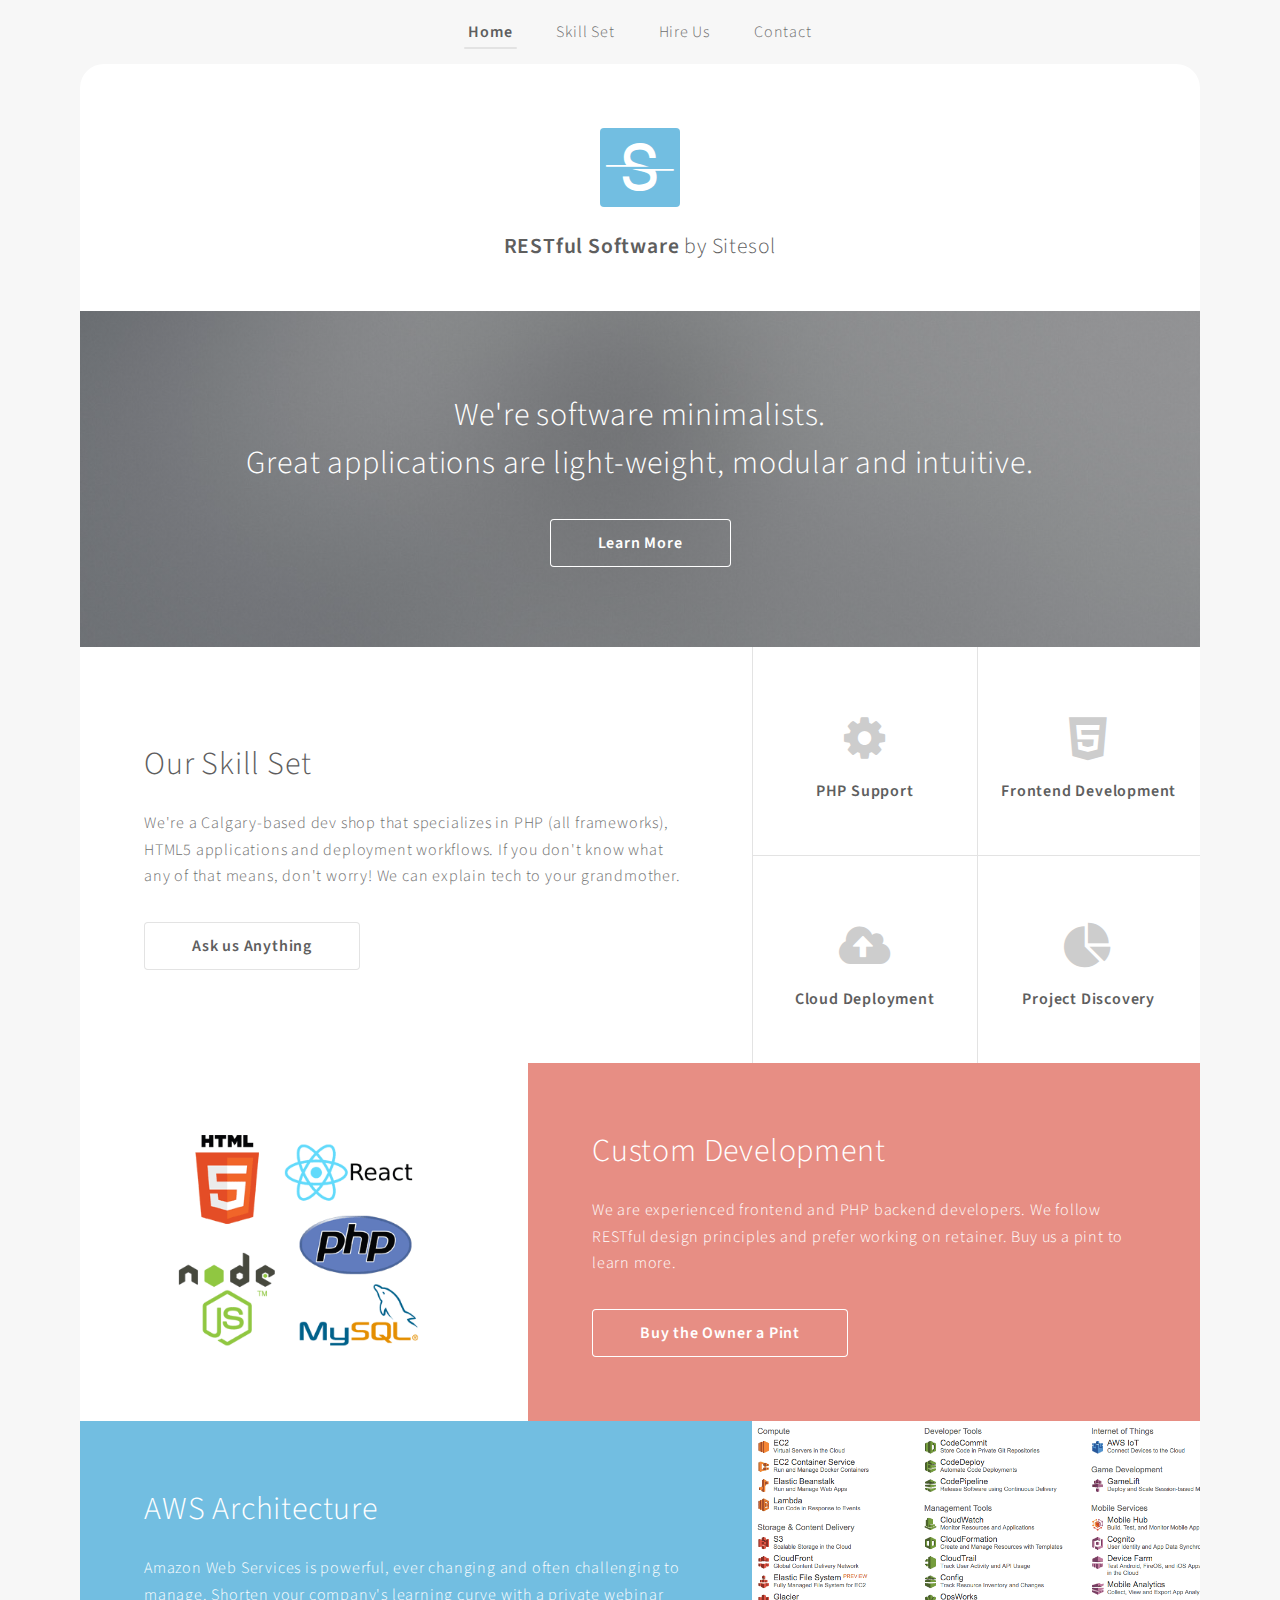
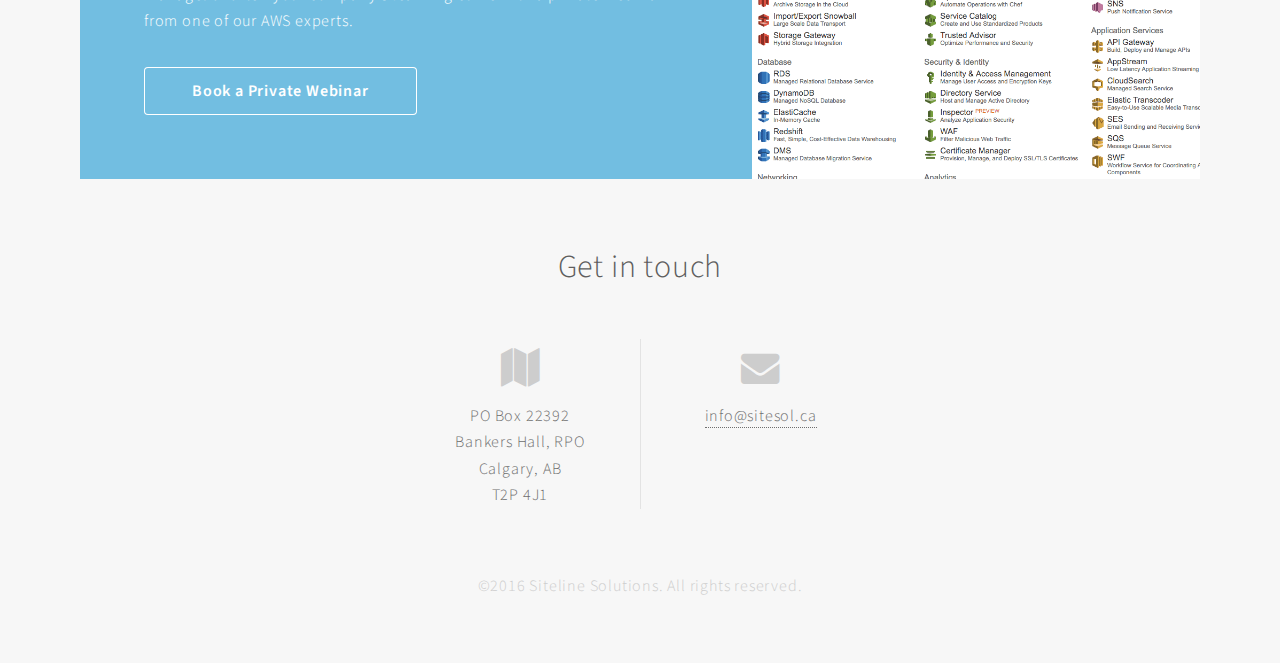
<file: index.html>
<!DOCTYPE HTML>
<!--
	Elemental by Pixelarity
	pixelarity.com @pixelarity
	License: pixelarity.com/license
-->
<html>
	<head>
		<title>Sitesol - RESTful Software</title>
		<meta charset="utf-8" />
		<meta name="viewport" content="width=device-width, initial-scale=1" />
		<!--[if lte IE 8]><script src="assets/js/ie/html5shiv.js"></script><![endif]-->
		<link rel="stylesheet" href="assets/css/main.css" />
		<!--[if lte IE 9]><link rel="stylesheet" href="assets/css/ie9.css" /><![endif]-->
		<!--[if lte IE 8]><link rel="stylesheet" href="assets/css/ie8.css" /><![endif]-->
	</head>
	<body>

		<!-- Header -->
			<div id="header" class="alt">
				<a class="logo" href="index.html"><strong>RESTful Software</strong> by Sitesol</a>
				<nav id="nav">
					<ul>
						<li class="active"><a href="index.html">Home</a></li>
						<li><a href="#skillset">Skill Set</a></li>
						<li><a href="#hire-us">Hire Us</a></li>
<!--						<li><a href="#team">Team</a></li> -->
						<li><a href="#contact">Contact</a></li>
					</ul>
				</nav>
			</div>

		<!-- Main -->
			<div id="main">

				<!-- Header -->
					<header>
						<span class="logo"></span>
						<h1><strong>RESTful Software</strong> by Sitesol</h1>
					</header>

				<!-- Banner -->
					<section class="banner">
						<h2>We're software minimalists. <br />Great applications are light-weight, modular and intuitive.</h2>
						<ul class="actions">
							<li><a href="#skillset" class="button">Learn More</a></li>
						</ul>
					</section>

				<!-- One -->
					<section id="skillset" class="wrapper spotlight">
						<div class="content">
							<div class="inner">
								<h2>Our Skill Set</h2>
								<p>We're a Calgary-based dev shop that specializes in PHP (all frameworks), HTML5 applications and deployment workflows. If you don't know what any of that means, don't worry! We can explain tech to your grandmother.</p>
								<ul class="actions">
									<li><a href="mailto:info@sitesol" class="button">Ask us Anything</a></li>
								</ul>
							</div>
						</div>
						<ul class="grid-icons">
							<li>
								<div class="inner">
									<span class="icon fa-cog major"></span>
									<h3>PHP Support</h3>
								</div>
							</li>
							<li>
								<div class="inner">
									<span class="icon fa-html5 major"></span>
									<h3>Frontend Development</h3>
								</div>
							</li>
							<li>
								<div class="inner">
									<span class="icon fa-cloud-upload major"></span>
									<h3>Cloud Deployment</h3>
								</div>
							</li>
							<li>
								<div class="inner">
									<span class="icon fa-pie-chart major"></span>
									<h3>Project Discovery</h3>
								</div>
							</li>
						</ul>
					</section>

				<!-- Two -->
				<!--
					<section id="two" class="wrapper style1 spotlight alt">
						<div class="content">
							<div class="inner">
								<h2>Web 311</h2>
								<p>We'll keep your online house in order. Wordpress upgrades and malware scanning, domain management and content maintenance for affordable flat monthly fees.</p>
								<ul class="actions">
									<li><a href="#" class="button">Book a Free Consultation</a></li>
								</ul>
							</div>
						</div>
						<div class="image">
							<img src="images/pic02.jpg" data-position="30% 30%" alt="" />
						</div>
					</section>
				-->
				<!-- Four -->
					<section id="hire-us" class="wrapper style3 spotlight alt">
						<div class="content">
							<div class="inner">
								<h2>Custom Development</h2>
								<p>We are experienced frontend and PHP backend developers. We follow RESTful design principles and prefer working on retainer. Buy us a pint to learn more.</p>
								<ul class="actions">
									<li><a href="mailto:info@sitesol" class="button">Buy the Owner a Pint</a></li>
								</ul>
							</div>
						</div>
						<div class="image">
							<img src="images/Custom-Development.png" data-position="center center" alt="" />
						</div>
					</section>
				<!-- Three -->
					<section id="three" class="wrapper style1 spotlight">
						<div class="content">
							<div class="inner">
								<h2>AWS Architecture</h2>
								<p>Amazon Web Services is powerful, ever changing and often challenging to manage. Shorten your company's learning curve with a private webinar from one of our AWS experts.</p>
								<ul class="actions">
									<li><a href="mailto:info@sitesol" class="button">Book a Private Webinar</a></li>
								</ul>
							</div>
						</div>
						<div class="image">
							<img src="images/aws-console.png" data-position="center left" alt="AWS Console Screencap" />
						</div>
					</section>


				<!-- Five -->
				<!--
					<section id="five" class="wrapper special">
						<h2>Our Team</h2>
						<p>Sitesol employs contractors suited to your specific needs under the direction of our principle nerds:</p>
						<ul class="faces">
							<li>
								<span class="image"><img src="images/pic05.jpg" alt="" /></span>
								<h3>Tony Grimes</h3>
								<p>Information Architect</p>
							</li>
							<li>
								<span class="image"><img src="images/pic06.jpg" alt="" /></span>
								<h3>Andrew Hateley</h3>
								<p>Lead Developer</p>
							</li>
							<li>
								<span class="image"><img src="images/pic07.jpg" alt="" /></span>
								<h3>Doug McLean</h3>
								<p>DevOps</p>
							</li>
						</ul>
					</section>
				-->

			</div>

		<!-- Footer -->
			<div id="footer">
				<h2 id="contact">Get in touch</h2>
				<ul class="major-icons">
					<li>
						<h3 class="icon fa-map major"><span class="label">Address</span></h3>
						<p>PO Box 22392<br />
							Bankers Hall, RPO<br />
						Calgary, AB<br />
						T2P 4J1</p>
					</li>
					<li>
						<h3 class="icon fa-envelope major"><span class="label">Email</span></h3>
						<p><a href="mailto:info@sitesol.ca">info@sitesol.ca</a></p>
					</li>
				</ul>
				<p class="copyright">&copy;2016 Siteline Solutions. All rights reserved.</p>
			</div>

		<!-- Scripts -->
			<script src="assets/js/jquery.min.js"></script>
			<script src="assets/js/jquery.dropotron.min.js"></script>
			<script src="assets/js/jquery.scrollex.min.js"></script>
			<script src="assets/js/skel.min.js"></script>
			<script src="assets/js/util.js"></script>
			<!--[if lte IE 8]><script src="assets/js/ie/respond.min.js"></script><![endif]-->
			<script src="assets/js/main.js"></script>

	</body>
</html>
</file>
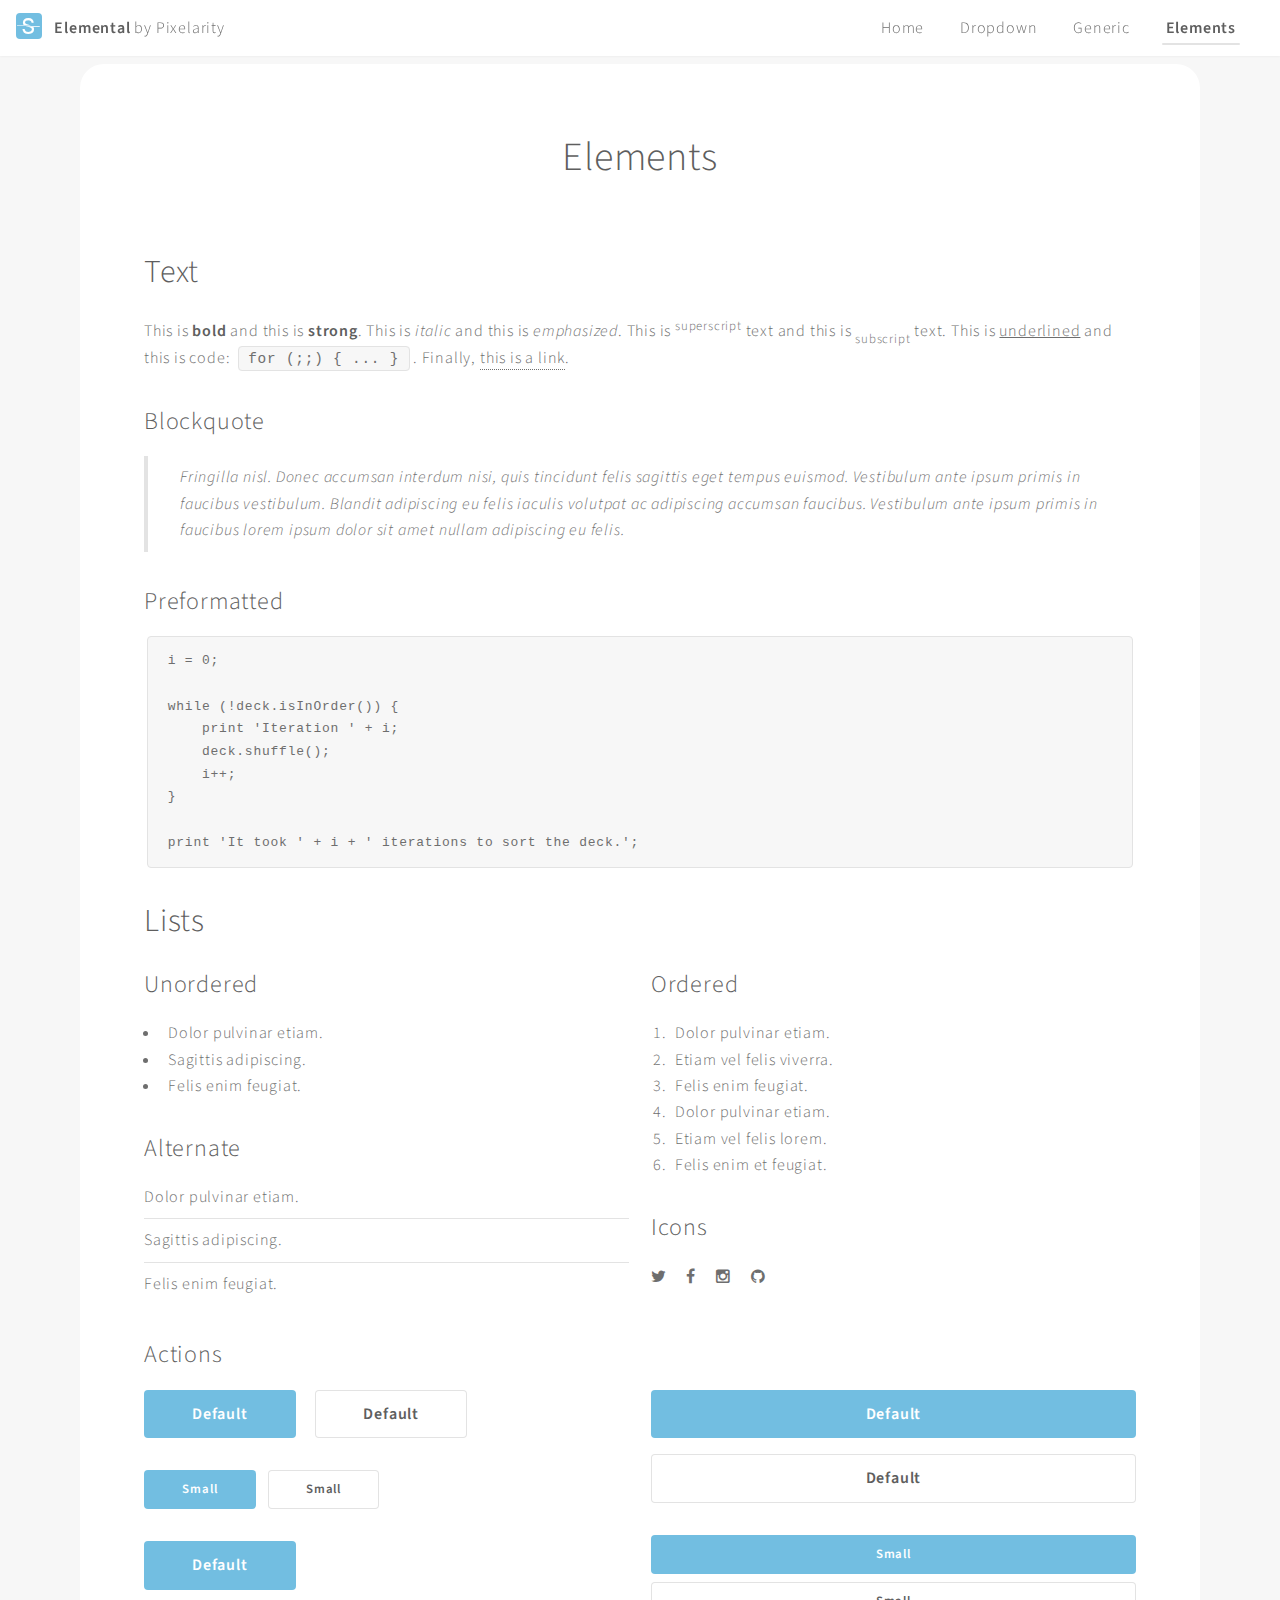
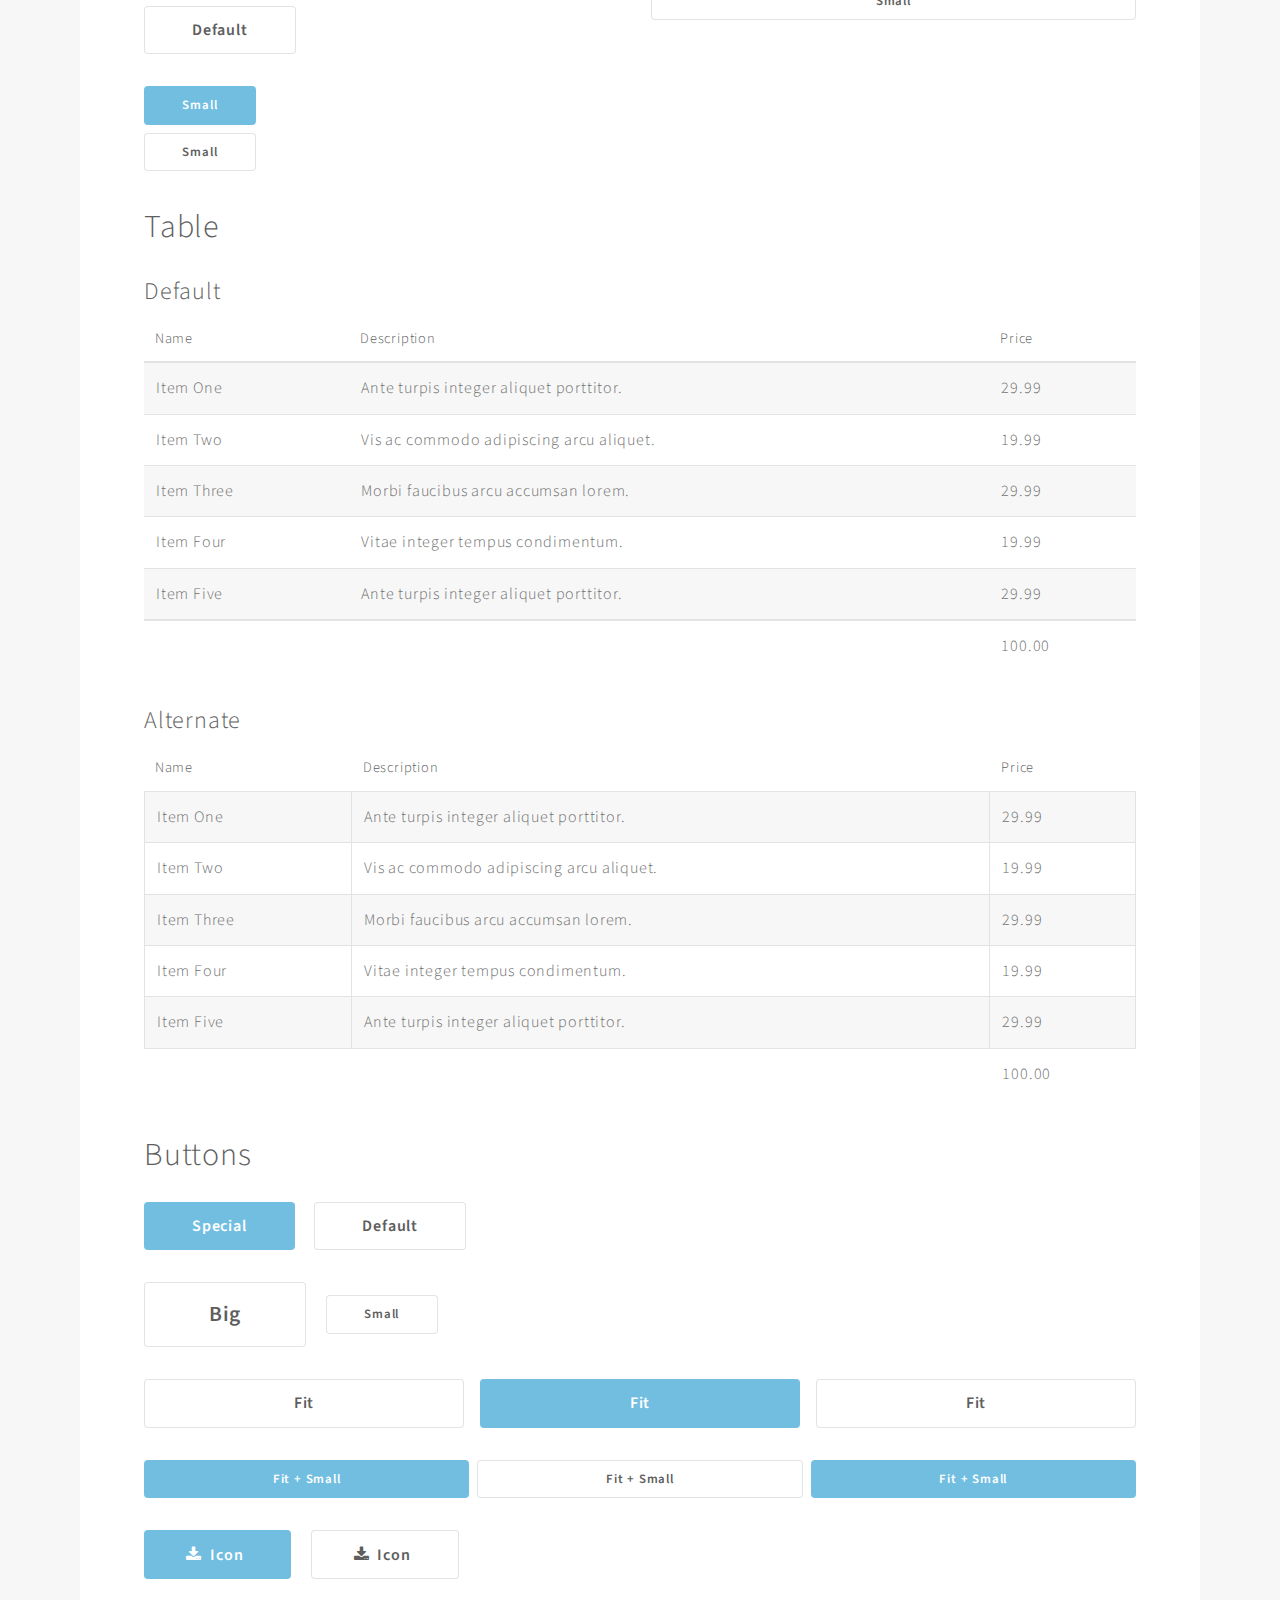
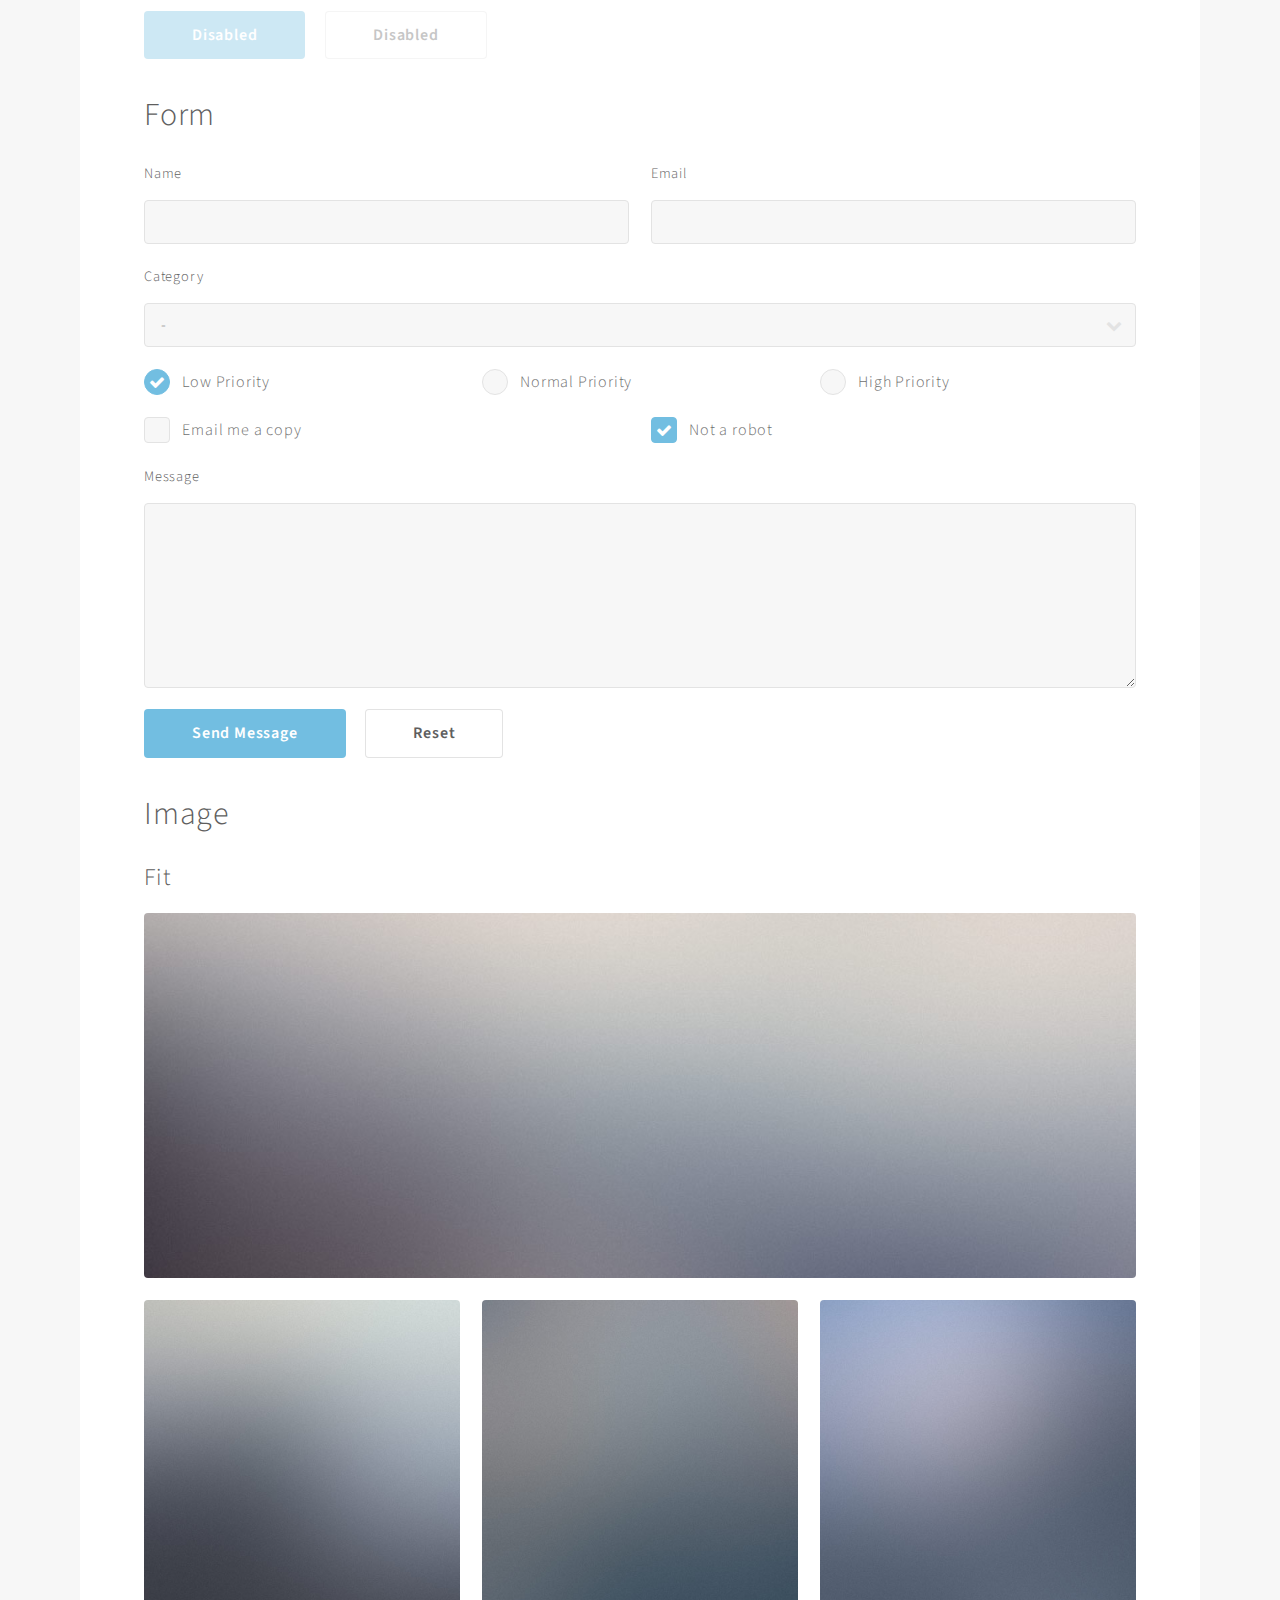
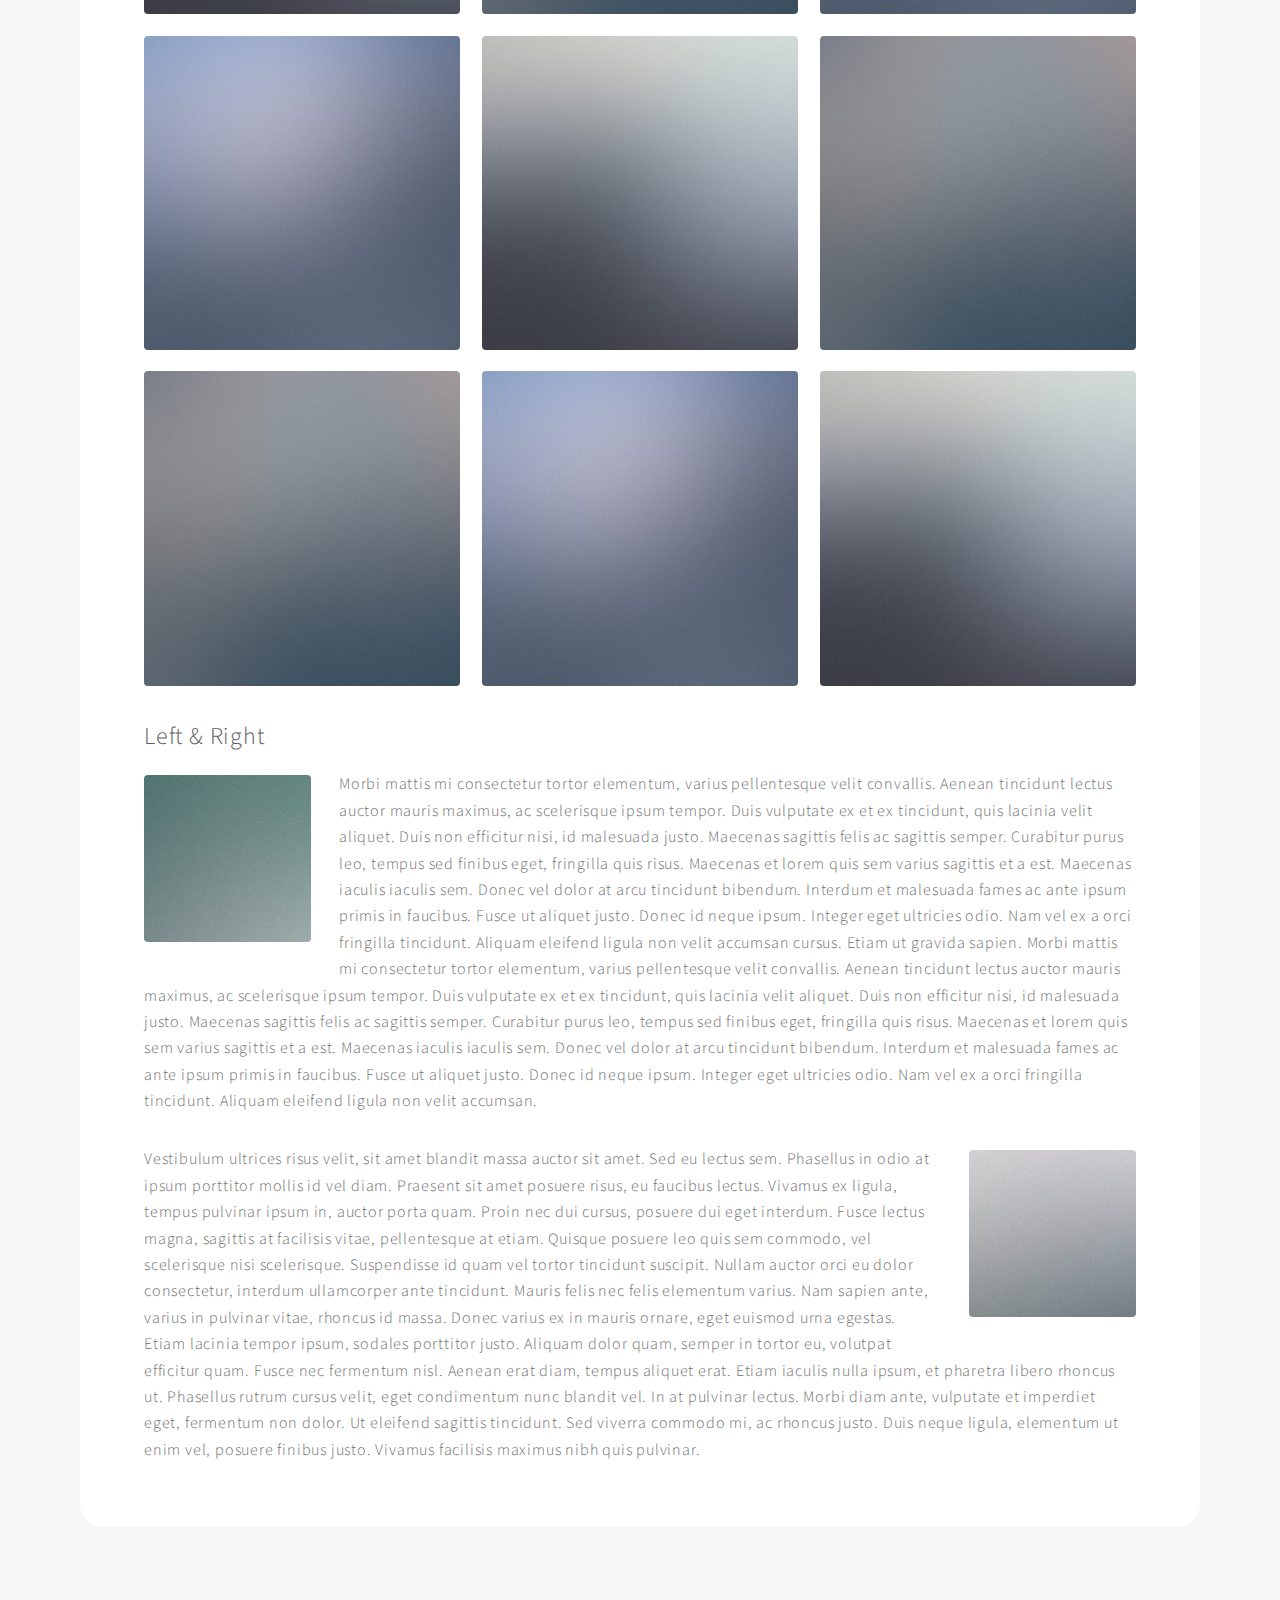
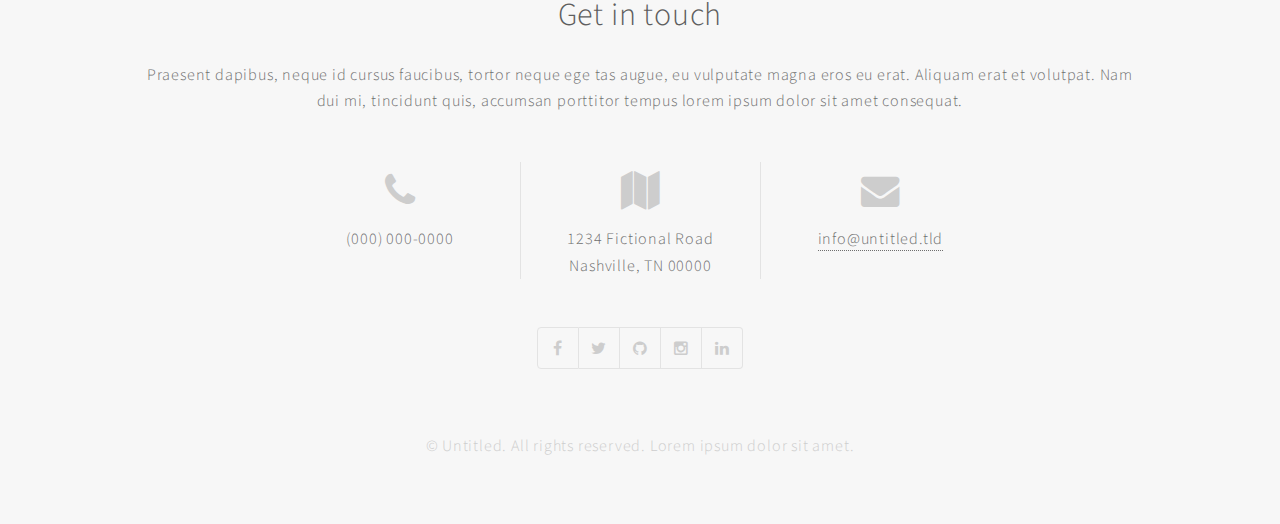
<file: elements.html>
<!DOCTYPE HTML>
<!--
	Elemental by Pixelarity
	pixelarity.com @pixelarity
	License: pixelarity.com/license
-->
<html>
	<head>
		<title>Elements - Elemental by Pixelarity</title>
		<meta charset="utf-8" />
		<meta name="viewport" content="width=device-width, initial-scale=1" />
		<!--[if lte IE 8]><script src="assets/js/ie/html5shiv.js"></script><![endif]-->
		<link rel="stylesheet" href="assets/css/main.css" />
		<!--[if lte IE 9]><link rel="stylesheet" href="assets/css/ie9.css" /><![endif]-->
		<!--[if lte IE 8]><link rel="stylesheet" href="assets/css/ie8.css" /><![endif]-->
	</head>
	<body>

		<!-- Header -->
			<div id="header">
				<a class="logo" href="index.html"><strong>Elemental</strong> by Pixelarity</a>
				<nav id="nav">
					<ul>
						<li><a href="index.html">Home</a></li>
						<li>
							<a href="#">Dropdown</a>
							<ul>
								<li><a href="#">Link One</a></li>
								<li><a href="#">Link Two</a></li>
								<li><a href="#">Link Three</a></li>
								<li>
									<a href="#">Submenu</a>
									<ul>
										<li><a href="#">Link One</a></li>
										<li><a href="#">Link Two</a></li>
										<li><a href="#">Link Three</a></li>
										<li><a href="#">Link Four</a></li>
									</ul>
								</li>
								<li><a href="#">Link Five</a></li>
							</ul>
						</li>
						<li><a href="generic.html">Generic</a></li>
						<li class="active"><a href="elements.html">Elements</a></li>
					</ul>
				</nav>
			</div>

		<!-- Main -->
			<div id="main">

				<!-- Header -->
					<header>
						<h1>Elements</h1>
					</header>

				<!-- Content -->
					<section id="content" class="wrapper">

						<section>
							<h2>Text</h2>
							<p>This is <b>bold</b> and this is <strong>strong</strong>. This is <i>italic</i> and this is <em>emphasized</em>.
							This is <sup>superscript</sup> text and this is <sub>subscript</sub> text.
							This is <u>underlined</u> and this is code: <code>for (;;) { ... }</code>. Finally, <a href="#">this is a link</a>.</p>
							<h3>Blockquote</h3>
							<blockquote>Fringilla nisl. Donec accumsan interdum nisi, quis tincidunt felis sagittis eget tempus euismod. Vestibulum ante ipsum primis in faucibus vestibulum. Blandit adipiscing eu felis iaculis volutpat ac adipiscing accumsan faucibus. Vestibulum ante ipsum primis in faucibus lorem ipsum dolor sit amet nullam adipiscing eu felis.</blockquote>
							<h3>Preformatted</h3>
							<pre><code>i = 0;

while (!deck.isInOrder()) {
    print 'Iteration ' + i;
    deck.shuffle();
    i++;
}

print 'It took ' + i + ' iterations to sort the deck.';</code></pre>
						</section>

						<section>
							<h2>Lists</h2>
							<div class="row">
								<div class="6u 12u$(medium)">
									<h3>Unordered</h3>
									<ul>
										<li>Dolor pulvinar etiam.</li>
										<li>Sagittis adipiscing.</li>
										<li>Felis enim feugiat.</li>
									</ul>
									<h3>Alternate</h3>
									<ul class="alt">
										<li>Dolor pulvinar etiam.</li>
										<li>Sagittis adipiscing.</li>
										<li>Felis enim feugiat.</li>
									</ul>
								</div>
								<div class="6u$ 12u$(medium)">
									<h3>Ordered</h3>
									<ol>
										<li>Dolor pulvinar etiam.</li>
										<li>Etiam vel felis viverra.</li>
										<li>Felis enim feugiat.</li>
										<li>Dolor pulvinar etiam.</li>
										<li>Etiam vel felis lorem.</li>
										<li>Felis enim et feugiat.</li>
									</ol>
									<h3>Icons</h3>
									<ul class="icons">
										<li><a href="#" class="icon fa-twitter"><span class="label">Twitter</span></a></li>
										<li><a href="#" class="icon fa-facebook"><span class="label">Facebook</span></a></li>
										<li><a href="#" class="icon fa-instagram"><span class="label">Instagram</span></a></li>
										<li><a href="#" class="icon fa-github"><span class="label">Github</span></a></li>
									</ul>
								</div>
							</div>
							<h3>Actions</h3>
							<div class="row">
								<div class="6u 12u$(medium)">
									<ul class="actions">
										<li><a href="#" class="button special">Default</a></li>
										<li><a href="#" class="button">Default</a></li>
									</ul>
									<ul class="actions small">
										<li><a href="#" class="button special small">Small</a></li>
										<li><a href="#" class="button small">Small</a></li>
									</ul>
									<ul class="actions vertical">
										<li><a href="#" class="button special">Default</a></li>
										<li><a href="#" class="button">Default</a></li>
									</ul>
									<ul class="actions vertical small">
										<li><a href="#" class="button special small">Small</a></li>
										<li><a href="#" class="button small">Small</a></li>
									</ul>
								</div>
								<div class="6u 12u$(medium)">
									<ul class="actions vertical">
										<li><a href="#" class="button special fit">Default</a></li>
										<li><a href="#" class="button fit">Default</a></li>
									</ul>
									<ul class="actions vertical small">
										<li><a href="#" class="button special small fit">Small</a></li>
										<li><a href="#" class="button small fit">Small</a></li>
									</ul>
								</div>
							</div>
						</section>

						<section>
							<h2>Table</h2>
							<h3>Default</h3>
							<div class="table-wrapper">
								<table>
									<thead>
										<tr>
											<th>Name</th>
											<th>Description</th>
											<th>Price</th>
										</tr>
									</thead>
									<tbody>
										<tr>
											<td>Item One</td>
											<td>Ante turpis integer aliquet porttitor.</td>
											<td>29.99</td>
										</tr>
										<tr>
											<td>Item Two</td>
											<td>Vis ac commodo adipiscing arcu aliquet.</td>
											<td>19.99</td>
										</tr>
										<tr>
											<td>Item Three</td>
											<td> Morbi faucibus arcu accumsan lorem.</td>
											<td>29.99</td>
										</tr>
										<tr>
											<td>Item Four</td>
											<td>Vitae integer tempus condimentum.</td>
											<td>19.99</td>
										</tr>
										<tr>
											<td>Item Five</td>
											<td>Ante turpis integer aliquet porttitor.</td>
											<td>29.99</td>
										</tr>
									</tbody>
									<tfoot>
										<tr>
											<td colspan="2"></td>
											<td>100.00</td>
										</tr>
									</tfoot>
								</table>
							</div>

							<h3>Alternate</h3>
							<div class="table-wrapper">
								<table class="alt">
									<thead>
										<tr>
											<th>Name</th>
											<th>Description</th>
											<th>Price</th>
										</tr>
									</thead>
									<tbody>
										<tr>
											<td>Item One</td>
											<td>Ante turpis integer aliquet porttitor.</td>
											<td>29.99</td>
										</tr>
										<tr>
											<td>Item Two</td>
											<td>Vis ac commodo adipiscing arcu aliquet.</td>
											<td>19.99</td>
										</tr>
										<tr>
											<td>Item Three</td>
											<td> Morbi faucibus arcu accumsan lorem.</td>
											<td>29.99</td>
										</tr>
										<tr>
											<td>Item Four</td>
											<td>Vitae integer tempus condimentum.</td>
											<td>19.99</td>
										</tr>
										<tr>
											<td>Item Five</td>
											<td>Ante turpis integer aliquet porttitor.</td>
											<td>29.99</td>
										</tr>
									</tbody>
									<tfoot>
										<tr>
											<td colspan="2"></td>
											<td>100.00</td>
										</tr>
									</tfoot>
								</table>
							</div>
						</section>

						<section>
							<h2>Buttons</h2>
							<ul class="actions">
								<li><a href="#" class="button special">Special</a></li>
								<li><a href="#" class="button">Default</a></li>
							</ul>
							<ul class="actions">
								<li><a href="#" class="button big">Big</a></li>
								<li><a href="#" class="button small">Small</a></li>
							</ul>
							<ul class="actions fit">
								<li><a href="#" class="button fit">Fit</a></li>
								<li><a href="#" class="button special fit">Fit</a></li>
								<li><a href="#" class="button fit">Fit</a></li>
							</ul>
							<ul class="actions fit small">
								<li><a href="#" class="button special fit small">Fit + Small</a></li>
								<li><a href="#" class="button fit small">Fit + Small</a></li>
								<li><a href="#" class="button special fit small">Fit + Small</a></li>
							</ul>
							<ul class="actions">
								<li><a href="#" class="button special icon fa-download">Icon</a></li>
								<li><a href="#" class="button icon fa-download">Icon</a></li>
							</ul>
							<ul class="actions">
								<li><span class="button special disabled">Disabled</span></li>
								<li><span class="button disabled">Disabled</span></li>
							</ul>
						</section>

						<section>
							<h2>Form</h2>
							<form method="post" action="#">
								<div class="row uniform">
									<div class="6u 12u$(xsmall)">
										<label for="demo-name">Name</label>
										<input type="text" name="demo-name" id="demo-name" value="" />
									</div>
									<div class="6u$ 12u$(xsmall)">
										<label for="demo-email">Email</label>
										<input type="email" name="demo-email" id="demo-email" value="" />
									</div>
									<div class="12u$">
										<label for="demo-category">Category</label>
										<div class="select-wrapper">
											<select name="demo-category" id="demo-category">
												<option value="">-</option>
												<option value="1">Manufacturing</option>
												<option value="1">Shipping</option>
												<option value="1">Administration</option>
												<option value="1">Human Resources</option>
											</select>
										</div>
									</div>
									<div class="4u 12u$(small)">
										<input type="radio" id="demo-priority-low" name="demo-priority" checked>
										<label for="demo-priority-low">Low Priority</label>
									</div>
									<div class="4u 12u$(small)">
										<input type="radio" id="demo-priority-normal" name="demo-priority">
										<label for="demo-priority-normal">Normal Priority</label>
									</div>
									<div class="4u$ 12u$(small)">
										<input type="radio" id="demo-priority-high" name="demo-priority">
										<label for="demo-priority-high">High Priority</label>
									</div>
									<div class="6u 12u$(small)">
										<input type="checkbox" id="demo-copy" name="demo-copy">
										<label for="demo-copy">Email me a copy</label>
									</div>
									<div class="6u$ 12u$(small)">
										<input type="checkbox" id="demo-human" name="demo-human" checked>
										<label for="demo-human">Not a robot</label>
									</div>
									<div class="12u$">
										<label for="demo-message">Message</label>
										<textarea name="demo-message" id="demo-message" rows="6"></textarea>
									</div>
									<div class="12u$">
										<ul class="actions">
											<li><input type="submit" value="Send Message" class="special" /></li>
											<li><input type="reset" value="Reset" /></li>
										</ul>
									</div>
								</div>
							</form>
						</section>

						<section>
							<h2>Image</h2>
							<h3>Fit</h3>
							<div class="box alt">
								<div class="row uniform">
									<div class="12u$"><span class="image fit"><img src="images/pic08.jpg" alt="" /></span></div>
									<div class="4u"><span class="image fit"><img src="images/pic02.jpg" alt="" /></span></div>
									<div class="4u"><span class="image fit"><img src="images/pic03.jpg" alt="" /></span></div>
									<div class="4u$"><span class="image fit"><img src="images/pic04.jpg" alt="" /></span></div>
									<div class="4u"><span class="image fit"><img src="images/pic04.jpg" alt="" /></span></div>
									<div class="4u"><span class="image fit"><img src="images/pic02.jpg" alt="" /></span></div>
									<div class="4u$"><span class="image fit"><img src="images/pic03.jpg" alt="" /></span></div>
									<div class="4u"><span class="image fit"><img src="images/pic03.jpg" alt="" /></span></div>
									<div class="4u"><span class="image fit"><img src="images/pic04.jpg" alt="" /></span></div>
									<div class="4u$"><span class="image fit"><img src="images/pic02.jpg" alt="" /></span></div>
								</div>
							</div>
							<h3>Left &amp; Right</h3>
							<p><span class="image left"><img src="images/pic05.jpg" alt="" /></span>Morbi mattis mi consectetur tortor elementum, varius pellentesque velit convallis. Aenean tincidunt lectus auctor mauris maximus, ac scelerisque ipsum tempor. Duis vulputate ex et ex tincidunt, quis lacinia velit aliquet. Duis non efficitur nisi, id malesuada justo. Maecenas sagittis felis ac sagittis semper. Curabitur purus leo, tempus sed finibus eget, fringilla quis risus. Maecenas et lorem quis sem varius sagittis et a est. Maecenas iaculis iaculis sem. Donec vel dolor at arcu tincidunt bibendum. Interdum et malesuada fames ac ante ipsum primis in faucibus. Fusce ut aliquet justo. Donec id neque ipsum. Integer eget ultricies odio. Nam vel ex a orci fringilla tincidunt. Aliquam eleifend ligula non velit accumsan cursus. Etiam ut gravida sapien. Morbi mattis mi consectetur tortor elementum, varius pellentesque velit convallis. Aenean tincidunt lectus auctor mauris maximus, ac scelerisque ipsum tempor. Duis vulputate ex et ex tincidunt, quis lacinia velit aliquet. Duis non efficitur nisi, id malesuada justo. Maecenas sagittis felis ac sagittis semper. Curabitur purus leo, tempus sed finibus eget, fringilla quis risus. Maecenas et lorem quis sem varius sagittis et a est. Maecenas iaculis iaculis sem. Donec vel dolor at arcu tincidunt bibendum. Interdum et malesuada fames ac ante ipsum primis in faucibus. Fusce ut aliquet justo. Donec id neque ipsum. Integer eget ultricies odio. Nam vel ex a orci fringilla tincidunt. Aliquam eleifend ligula non velit accumsan.</p>
							<p><span class="image right"><img src="images/pic06.jpg" alt="" /></span>Vestibulum ultrices risus velit, sit amet blandit massa auctor sit amet. Sed eu lectus sem. Phasellus in odio at ipsum porttitor mollis id vel diam. Praesent sit amet posuere risus, eu faucibus lectus. Vivamus ex ligula, tempus pulvinar ipsum in, auctor porta quam. Proin nec dui cursus, posuere dui eget interdum. Fusce lectus magna, sagittis at facilisis vitae, pellentesque at etiam. Quisque posuere leo quis sem commodo, vel scelerisque nisi scelerisque. Suspendisse id quam vel tortor tincidunt suscipit. Nullam auctor orci eu dolor consectetur, interdum ullamcorper ante tincidunt. Mauris felis nec felis elementum varius. Nam sapien ante, varius in pulvinar vitae, rhoncus id massa. Donec varius ex in mauris ornare, eget euismod urna egestas. Etiam lacinia tempor ipsum, sodales porttitor justo. Aliquam dolor quam, semper in tortor eu, volutpat efficitur quam. Fusce nec fermentum nisl. Aenean erat diam, tempus aliquet erat. Etiam iaculis nulla ipsum, et pharetra libero rhoncus ut. Phasellus rutrum cursus velit, eget condimentum nunc blandit vel. In at pulvinar lectus. Morbi diam ante, vulputate et imperdiet eget, fermentum non dolor. Ut eleifend sagittis tincidunt. Sed viverra commodo mi, ac rhoncus justo. Duis neque ligula, elementum ut enim vel, posuere finibus justo. Vivamus facilisis maximus nibh quis pulvinar.</p>
						</section>


					</section>

			</div>

		<!-- Footer -->
			<div id="footer">
				<h2>Get in touch</h2>
				<p>Praesent dapibus, neque id cursus faucibus, tortor neque ege tas augue, eu vulputate magna eros eu erat. Aliquam erat et volutpat. Nam dui mi, tincidunt quis, accumsan porttitor tempus lorem ipsum dolor sit amet consequat.</p>
				<ul class="major-icons">
					<li>
						<h3 class="icon fa-phone major"><span class="label">Phone</span></h3>
						<p>(000) 000-0000</p>
					</li>
					<li>
						<h3 class="icon fa-map major"><span class="label">Address</span></h3>
						<p>1234 Fictional Road<br />
						Nashville, TN 00000</p>
					</li>
					<li>
						<h3 class="icon fa-envelope major"><span class="label">Email</span></h3>
						<p><a href="#">info@untitled.tld</a></p>
					</li>
				</ul>
				<ul class="joined-icons">
					<li><a href="#" class="icon fa-facebook"><span class="label">Facebook</span></a></li>
					<li><a href="#" class="icon fa-twitter"><span class="label">Twitter</span></a></li>
					<li><a href="#" class="icon fa-github"><span class="label">GitHub</span></a></li>
					<li><a href="#" class="icon fa-instagram"><span class="label">Instagram</span></a></li>
					<li><a href="#" class="icon fa-linkedin"><span class="label">LinkedIn</span></a></li>
				</ul>
				<p class="copyright">&copy; Untitled. All rights reserved. Lorem ipsum dolor sit amet.</p>
			</div>

		<!-- Scripts -->
			<script src="assets/js/jquery.min.js"></script>
			<script src="assets/js/jquery.dropotron.min.js"></script>
			<script src="assets/js/jquery.scrollex.min.js"></script>
			<script src="assets/js/skel.min.js"></script>
			<script src="assets/js/util.js"></script>
			<!--[if lte IE 8]><script src="assets/js/ie/respond.min.js"></script><![endif]-->
			<script src="assets/js/main.js"></script>

	</body>
</html>
</file>
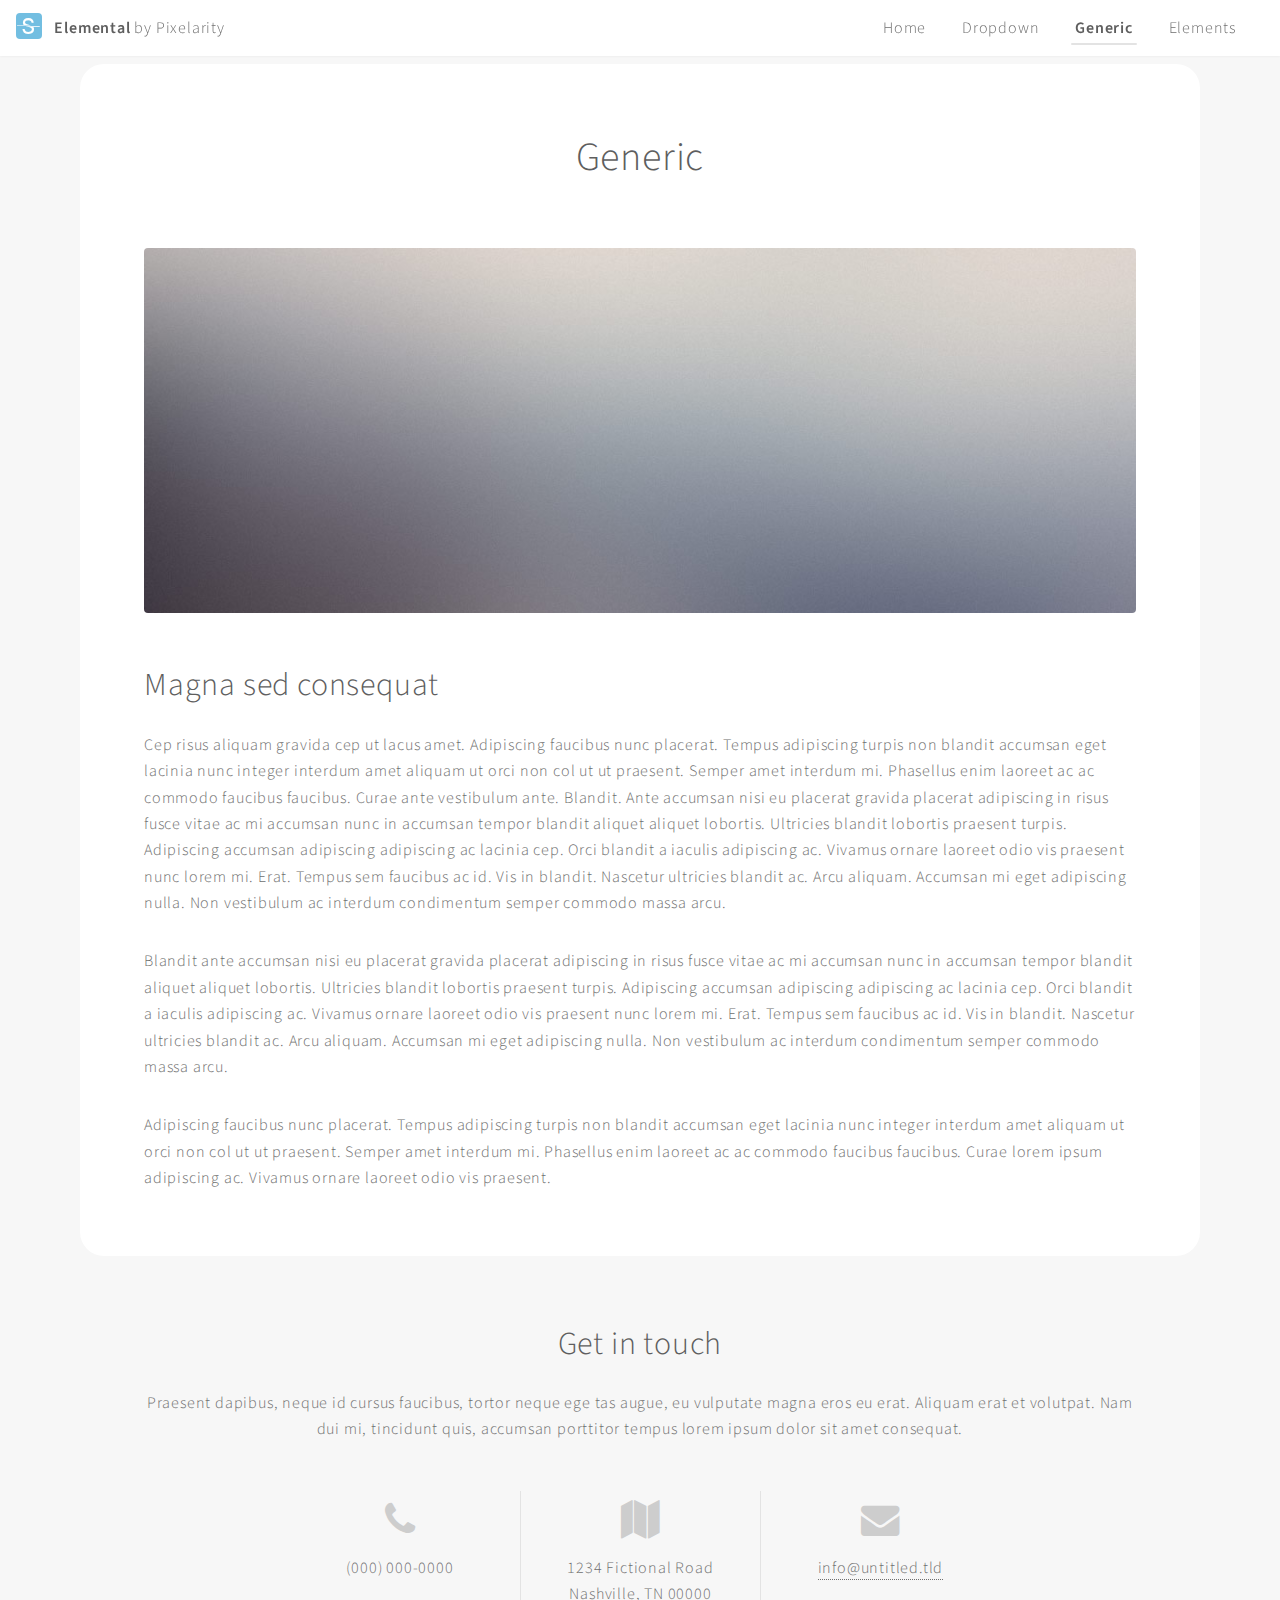
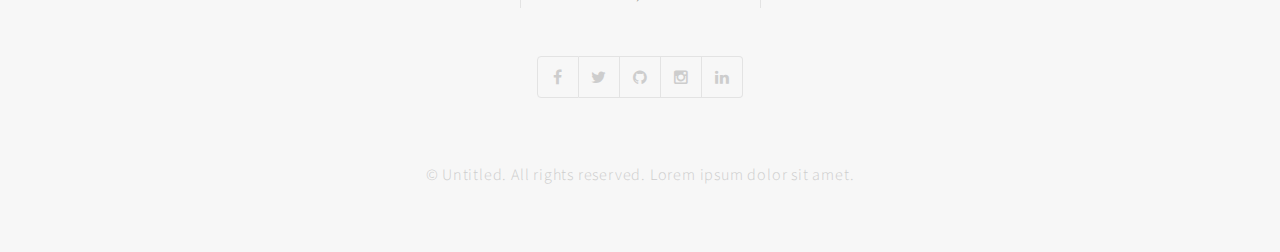
<file: generic.html>
<!DOCTYPE HTML>
<!--
	Elemental by Pixelarity
	pixelarity.com @pixelarity
	License: pixelarity.com/license
-->
<html>
	<head>
		<title>Generic - Elemental by Pixelarity</title>
		<meta charset="utf-8" />
		<meta name="viewport" content="width=device-width, initial-scale=1" />
		<!--[if lte IE 8]><script src="assets/js/ie/html5shiv.js"></script><![endif]-->
		<link rel="stylesheet" href="assets/css/main.css" />
		<!--[if lte IE 9]><link rel="stylesheet" href="assets/css/ie9.css" /><![endif]-->
		<!--[if lte IE 8]><link rel="stylesheet" href="assets/css/ie8.css" /><![endif]-->
	</head>
	<body>

		<!-- Header -->
			<div id="header">
				<a class="logo" href="index.html"><strong>Elemental</strong> by Pixelarity</a>
				<nav id="nav">
					<ul>
						<li><a href="index.html">Home</a></li>
						<li>
							<a href="#">Dropdown</a>
							<ul>
								<li><a href="#">Link One</a></li>
								<li><a href="#">Link Two</a></li>
								<li><a href="#">Link Three</a></li>
								<li>
									<a href="#">Submenu</a>
									<ul>
										<li><a href="#">Link One</a></li>
										<li><a href="#">Link Two</a></li>
										<li><a href="#">Link Three</a></li>
										<li><a href="#">Link Four</a></li>
									</ul>
								</li>
								<li><a href="#">Link Five</a></li>
							</ul>
						</li>
						<li class="active"><a href="generic.html">Generic</a></li>
						<li><a href="elements.html">Elements</a></li>
					</ul>
				</nav>
			</div>

		<!-- Main -->
			<div id="main">

				<!-- Header -->
					<header>
						<h1>Generic</h1>
					</header>

				<!-- Content -->
					<section id="content" class="wrapper">
						<span class="image main"><img src="images/pic08.jpg" alt="" /></span>
						<h2>Magna sed consequat</h2>
						<p>Cep risus aliquam gravida cep ut lacus amet. Adipiscing faucibus nunc placerat. Tempus adipiscing turpis non blandit accumsan eget lacinia nunc integer interdum amet aliquam ut orci non col ut ut praesent. Semper amet interdum mi. Phasellus enim laoreet ac ac commodo faucibus faucibus. Curae ante vestibulum ante. Blandit. Ante accumsan nisi eu placerat gravida placerat adipiscing in risus fusce vitae ac mi accumsan nunc in accumsan tempor blandit aliquet aliquet lobortis. Ultricies blandit lobortis praesent turpis. Adipiscing accumsan adipiscing adipiscing ac lacinia cep. Orci blandit a iaculis adipiscing ac. Vivamus ornare laoreet odio vis praesent nunc lorem mi. Erat. Tempus sem faucibus ac id. Vis in blandit. Nascetur ultricies blandit ac. Arcu aliquam. Accumsan mi eget adipiscing nulla. Non vestibulum ac interdum condimentum semper commodo massa arcu.</p>
						<p>Blandit ante accumsan nisi eu placerat gravida placerat adipiscing in risus fusce vitae ac mi accumsan nunc in accumsan tempor blandit aliquet aliquet lobortis. Ultricies blandit lobortis praesent turpis. Adipiscing accumsan adipiscing adipiscing ac lacinia cep. Orci blandit a iaculis adipiscing ac. Vivamus ornare laoreet odio vis praesent nunc lorem mi. Erat. Tempus sem faucibus ac id. Vis in blandit. Nascetur ultricies blandit ac. Arcu aliquam. Accumsan mi eget adipiscing nulla. Non vestibulum ac interdum condimentum semper commodo massa arcu.</p>
						<p>Adipiscing faucibus nunc placerat. Tempus adipiscing turpis non blandit accumsan eget lacinia nunc integer interdum amet aliquam ut orci non col ut ut praesent. Semper amet interdum mi. Phasellus enim laoreet ac ac commodo faucibus faucibus. Curae lorem ipsum adipiscing ac. Vivamus ornare laoreet odio vis praesent.</p>
					</section>

			</div>

		<!-- Footer -->
			<div id="footer">
				<h2>Get in touch</h2>
				<p>Praesent dapibus, neque id cursus faucibus, tortor neque ege tas augue, eu vulputate magna eros eu erat. Aliquam erat et volutpat. Nam dui mi, tincidunt quis, accumsan porttitor tempus lorem ipsum dolor sit amet consequat.</p>
				<ul class="major-icons">
					<li>
						<h3 class="icon fa-phone major"><span class="label">Phone</span></h3>
						<p>(000) 000-0000</p>
					</li>
					<li>
						<h3 class="icon fa-map major"><span class="label">Address</span></h3>
						<p>1234 Fictional Road<br />
						Nashville, TN 00000</p>
					</li>
					<li>
						<h3 class="icon fa-envelope major"><span class="label">Email</span></h3>
						<p><a href="#">info@untitled.tld</a></p>
					</li>
				</ul>
				<ul class="joined-icons">
					<li><a href="#" class="icon fa-facebook"><span class="label">Facebook</span></a></li>
					<li><a href="#" class="icon fa-twitter"><span class="label">Twitter</span></a></li>
					<li><a href="#" class="icon fa-github"><span class="label">GitHub</span></a></li>
					<li><a href="#" class="icon fa-instagram"><span class="label">Instagram</span></a></li>
					<li><a href="#" class="icon fa-linkedin"><span class="label">LinkedIn</span></a></li>
				</ul>
				<p class="copyright">&copy; Untitled. All rights reserved. Lorem ipsum dolor sit amet.</p>
			</div>

		<!-- Scripts -->
			<script src="assets/js/jquery.min.js"></script>
			<script src="assets/js/jquery.dropotron.min.js"></script>
			<script src="assets/js/jquery.scrollex.min.js"></script>
			<script src="assets/js/skel.min.js"></script>
			<script src="assets/js/util.js"></script>
			<!--[if lte IE 8]><script src="assets/js/ie/respond.min.js"></script><![endif]-->
			<script src="assets/js/main.js"></script>

	</body>
</html>
</file>
<file: assets/css/ie9.css>
/*
	Elemental by Pixelarity
	pixelarity.com @pixelarity
	License: pixelarity.com/license
*/

/* List */

	ul.grid-icons:after {
		clear: both;
		content: '';
		display: block;
	}

	ul.grid-icons li {
		float: left;
	}

		ul.grid-icons li:before {
			content: '';
			display: inline-block;
			height: 100%;
			vertical-align: middle;
		}

		ul.grid-icons li > .inner {
			display: inline-block;
			vertical-align: middle;
		}

	ul.faces:after {
		clear: both;
		content: '';
		display: block;
	}

	ul.faces li {
		float: left;
		width: 30%;
	}

	ul.major-icons li {
		vertical-align: top;
	}

	ul.joined-icons {
		display: inline-block;
		margin-bottom: 0;
	}

		ul.joined-icons:after {
			clear: both;
			content: '';
			display: block;
		}

		ul.joined-icons li {
			float: left;
		}

/* Banner */

	.banner {
		background-image: url("../../images/pic01.jpg");
	}

		.banner:before {
			background-color: rgba(74, 74, 74, 0.5);
			content: '';
			display: block;
			height: 100%;
			left: 0;
			position: absolute;
			top: 0;
			width: 100%;
			z-index: 1;
		}

		.banner:after {
			display: none;
		}

		.banner > * {
			position: relative;
			z-index: 1;
		}

/* Wrapper */

	.wrapper.spotlight {
		position: relative;
	}

		.wrapper.spotlight:after {
			clear: both;
			content: '';
			display: block;
		}

		.wrapper.spotlight > * {
			float: left;
		}

		.wrapper.spotlight > .image {
			height: 100%;
			position: absolute;
			right: 0;
			top: 0;
			width: 40%;
		}

/* Header */

	body {
		padding-top: 8em;
	}

	#header > nav {
		position: absolute;
		top: 0;
		right: 0;
	}

	#header.alt {
		margin-top: -8em;
		height: auto;
		position: relative;
		padding: 2em 0;
	}

		#header.alt > nav {
			position: relative;
		}
</file>
<file: assets/css/main.css>
@import url(font-awesome.min.css);
@import url("https://fonts.googleapis.com/css?family=Source+Sans+Pro:300,300italic,600,600italic");
/*
	Elemental by Pixelarity
	pixelarity.com @pixelarity
	License: pixelarity.com/license
*/
/* Reset */
html, body, div, span, applet, object, iframe, h1, h2, h3, h4, h5, h6, p, blockquote, pre, a, abbr, acronym, address, big, cite, code, del, dfn, em, img, ins, kbd, q, s, samp, small, strike, strong, sub, sup, tt, var, b, u, i, center, dl, dt, dd, ol, ul, li, fieldset, form, label, legend, table, caption, tbody, tfoot, thead, tr, th, td, article, aside, canvas, details, embed, figure, figcaption, footer, header, hgroup, menu, nav, output, ruby, section, summary, time, mark, audio, video {
  margin: 0;
  padding: 0;
  border: 0;
  font-size: 100%;
  font: inherit;
  vertical-align: baseline; }

article, aside, details, figcaption, figure, footer, header, hgroup, menu, nav, section {
  display: block; }

body {
  line-height: 1; }

ol, ul {
  list-style: none; }

blockquote, q {
  quotes: none; }

blockquote:before, blockquote:after, q:before, q:after {
  content: '';
  content: none; }

table {
  border-collapse: collapse;
  border-spacing: 0; }

body {
  -webkit-text-size-adjust: none; }

/* Box Model */
*, *:before, *:after {
  -moz-box-sizing: border-box;
  -webkit-box-sizing: border-box;
  box-sizing: border-box; }

/* Grid */
.row {
  border-bottom: solid 1px transparent;
  -moz-box-sizing: border-box;
  -webkit-box-sizing: border-box;
  box-sizing: border-box; }

.row > * {
  float: left;
  -moz-box-sizing: border-box;
  -webkit-box-sizing: border-box;
  box-sizing: border-box; }

.row:after, .row:before {
  content: '';
  display: block;
  clear: both;
  height: 0; }

.row.uniform > * > :first-child {
  margin-top: 0; }

.row.uniform > * > :last-child {
  margin-bottom: 0; }

.row.\30 \25  > * {
  padding: 0 0 0 0em; }

.row.\30 \25 {
  margin: 0 0 -1px 0em; }

.row.uniform.\30 \25  > * {
  padding: 0em 0 0 0em; }

.row.uniform.\30 \25 {
  margin: 0em 0 -1px 0em; }

.row > * {
  padding: 0 0 0 1.35em; }

.row {
  margin: 0 0 -1px -1.35em; }

.row.uniform > * {
  padding: 1.35em 0 0 1.35em; }

.row.uniform {
  margin: -1.35em 0 -1px -1.35em; }

.row.\32 00\25  > * {
  padding: 0 0 0 2.7em; }

.row.\32 00\25 {
  margin: 0 0 -1px -2.7em; }

.row.uniform.\32 00\25  > * {
  padding: 2.7em 0 0 2.7em; }

.row.uniform.\32 00\25 {
  margin: -2.7em 0 -1px -2.7em; }

.row.\31 50\25  > * {
  padding: 0 0 0 2.025em; }

.row.\31 50\25 {
  margin: 0 0 -1px -2.025em; }

.row.uniform.\31 50\25  > * {
  padding: 2.025em 0 0 2.025em; }

.row.uniform.\31 50\25 {
  margin: -2.025em 0 -1px -2.025em; }

.row.\35 0\25  > * {
  padding: 0 0 0 0.675em; }

.row.\35 0\25 {
  margin: 0 0 -1px -0.675em; }

.row.uniform.\35 0\25  > * {
  padding: 0.675em 0 0 0.675em; }

.row.uniform.\35 0\25 {
  margin: -0.675em 0 -1px -0.675em; }

.row.\32 5\25  > * {
  padding: 0 0 0 0.3375em; }

.row.\32 5\25 {
  margin: 0 0 -1px -0.3375em; }

.row.uniform.\32 5\25  > * {
  padding: 0.3375em 0 0 0.3375em; }

.row.uniform.\32 5\25 {
  margin: -0.3375em 0 -1px -0.3375em; }

.\31 2u, .\31 2u\24 {
  width: 100%;
  clear: none;
  margin-left: 0; }

.\31 1u, .\31 1u\24 {
  width: 91.6666666667%;
  clear: none;
  margin-left: 0; }

.\31 0u, .\31 0u\24 {
  width: 83.3333333333%;
  clear: none;
  margin-left: 0; }

.\39 u, .\39 u\24 {
  width: 75%;
  clear: none;
  margin-left: 0; }

.\38 u, .\38 u\24 {
  width: 66.6666666667%;
  clear: none;
  margin-left: 0; }

.\37 u, .\37 u\24 {
  width: 58.3333333333%;
  clear: none;
  margin-left: 0; }

.\36 u, .\36 u\24 {
  width: 50%;
  clear: none;
  margin-left: 0; }

.\35 u, .\35 u\24 {
  width: 41.6666666667%;
  clear: none;
  margin-left: 0; }

.\34 u, .\34 u\24 {
  width: 33.3333333333%;
  clear: none;
  margin-left: 0; }

.\33 u, .\33 u\24 {
  width: 25%;
  clear: none;
  margin-left: 0; }

.\32 u, .\32 u\24 {
  width: 16.6666666667%;
  clear: none;
  margin-left: 0; }

.\31 u, .\31 u\24 {
  width: 8.3333333333%;
  clear: none;
  margin-left: 0; }

.\31 2u\24  + *,
.\31 1u\24  + *,
.\31 0u\24  + *,
.\39 u\24  + *,
.\38 u\24  + *,
.\37 u\24  + *,
.\36 u\24  + *,
.\35 u\24  + *,
.\34 u\24  + *,
.\33 u\24  + *,
.\32 u\24  + *,
.\31 u\24  + * {
  clear: left; }

.\-11u {
  margin-left: 91.6666666667%; }

.\-10u {
  margin-left: 83.3333333333%; }

.\-9u {
  margin-left: 75%; }

.\-8u {
  margin-left: 66.6666666667%; }

.\-7u {
  margin-left: 58.3333333333%; }

.\-6u {
  margin-left: 50%; }

.\-5u {
  margin-left: 41.6666666667%; }

.\-4u {
  margin-left: 33.3333333333%; }

.\-3u {
  margin-left: 25%; }

.\-2u {
  margin-left: 16.6666666667%; }

.\-1u {
  margin-left: 8.3333333333%; }

@media screen and (max-width: 1680px) {
  .row > * {
    padding: 0 0 0 1.35em; }

  .row {
    margin: 0 0 -1px -1.35em; }

  .row.uniform > * {
    padding: 1.35em 0 0 1.35em; }

  .row.uniform {
    margin: -1.35em 0 -1px -1.35em; }

  .row.\32 00\25  > * {
    padding: 0 0 0 2.7em; }

  .row.\32 00\25 {
    margin: 0 0 -1px -2.7em; }

  .row.uniform.\32 00\25  > * {
    padding: 2.7em 0 0 2.7em; }

  .row.uniform.\32 00\25 {
    margin: -2.7em 0 -1px -2.7em; }

  .row.\31 50\25  > * {
    padding: 0 0 0 2.025em; }

  .row.\31 50\25 {
    margin: 0 0 -1px -2.025em; }

  .row.uniform.\31 50\25  > * {
    padding: 2.025em 0 0 2.025em; }

  .row.uniform.\31 50\25 {
    margin: -2.025em 0 -1px -2.025em; }

  .row.\35 0\25  > * {
    padding: 0 0 0 0.675em; }

  .row.\35 0\25 {
    margin: 0 0 -1px -0.675em; }

  .row.uniform.\35 0\25  > * {
    padding: 0.675em 0 0 0.675em; }

  .row.uniform.\35 0\25 {
    margin: -0.675em 0 -1px -0.675em; }

  .row.\32 5\25  > * {
    padding: 0 0 0 0.3375em; }

  .row.\32 5\25 {
    margin: 0 0 -1px -0.3375em; }

  .row.uniform.\32 5\25  > * {
    padding: 0.3375em 0 0 0.3375em; }

  .row.uniform.\32 5\25 {
    margin: -0.3375em 0 -1px -0.3375em; }

  .\31 2u\28xlarge\29, .\31 2u\24\28xlarge\29 {
    width: 100%;
    clear: none;
    margin-left: 0; }

  .\31 1u\28xlarge\29, .\31 1u\24\28xlarge\29 {
    width: 91.6666666667%;
    clear: none;
    margin-left: 0; }

  .\31 0u\28xlarge\29, .\31 0u\24\28xlarge\29 {
    width: 83.3333333333%;
    clear: none;
    margin-left: 0; }

  .\39 u\28xlarge\29, .\39 u\24\28xlarge\29 {
    width: 75%;
    clear: none;
    margin-left: 0; }

  .\38 u\28xlarge\29, .\38 u\24\28xlarge\29 {
    width: 66.6666666667%;
    clear: none;
    margin-left: 0; }

  .\37 u\28xlarge\29, .\37 u\24\28xlarge\29 {
    width: 58.3333333333%;
    clear: none;
    margin-left: 0; }

  .\36 u\28xlarge\29, .\36 u\24\28xlarge\29 {
    width: 50%;
    clear: none;
    margin-left: 0; }

  .\35 u\28xlarge\29, .\35 u\24\28xlarge\29 {
    width: 41.6666666667%;
    clear: none;
    margin-left: 0; }

  .\34 u\28xlarge\29, .\34 u\24\28xlarge\29 {
    width: 33.3333333333%;
    clear: none;
    margin-left: 0; }

  .\33 u\28xlarge\29, .\33 u\24\28xlarge\29 {
    width: 25%;
    clear: none;
    margin-left: 0; }

  .\32 u\28xlarge\29, .\32 u\24\28xlarge\29 {
    width: 16.6666666667%;
    clear: none;
    margin-left: 0; }

  .\31 u\28xlarge\29, .\31 u\24\28xlarge\29 {
    width: 8.3333333333%;
    clear: none;
    margin-left: 0; }

  .\31 2u\24\28xlarge\29  + *,
  .\31 1u\24\28xlarge\29  + *,
  .\31 0u\24\28xlarge\29  + *,
  .\39 u\24\28xlarge\29  + *,
  .\38 u\24\28xlarge\29  + *,
  .\37 u\24\28xlarge\29  + *,
  .\36 u\24\28xlarge\29  + *,
  .\35 u\24\28xlarge\29  + *,
  .\34 u\24\28xlarge\29  + *,
  .\33 u\24\28xlarge\29  + *,
  .\32 u\24\28xlarge\29  + *,
  .\31 u\24\28xlarge\29  + * {
    clear: left; }

  .\-11u\28xlarge\29 {
    margin-left: 91.6666666667%; }

  .\-10u\28xlarge\29 {
    margin-left: 83.3333333333%; }

  .\-9u\28xlarge\29 {
    margin-left: 75%; }

  .\-8u\28xlarge\29 {
    margin-left: 66.6666666667%; }

  .\-7u\28xlarge\29 {
    margin-left: 58.3333333333%; }

  .\-6u\28xlarge\29 {
    margin-left: 50%; }

  .\-5u\28xlarge\29 {
    margin-left: 41.6666666667%; }

  .\-4u\28xlarge\29 {
    margin-left: 33.3333333333%; }

  .\-3u\28xlarge\29 {
    margin-left: 25%; }

  .\-2u\28xlarge\29 {
    margin-left: 16.6666666667%; }

  .\-1u\28xlarge\29 {
    margin-left: 8.3333333333%; } }
@media screen and (max-width: 1280px) {
  .row > * {
    padding: 0 0 0 1.35em; }

  .row {
    margin: 0 0 -1px -1.35em; }

  .row.uniform > * {
    padding: 1.35em 0 0 1.35em; }

  .row.uniform {
    margin: -1.35em 0 -1px -1.35em; }

  .row.\32 00\25  > * {
    padding: 0 0 0 2.7em; }

  .row.\32 00\25 {
    margin: 0 0 -1px -2.7em; }

  .row.uniform.\32 00\25  > * {
    padding: 2.7em 0 0 2.7em; }

  .row.uniform.\32 00\25 {
    margin: -2.7em 0 -1px -2.7em; }

  .row.\31 50\25  > * {
    padding: 0 0 0 2.025em; }

  .row.\31 50\25 {
    margin: 0 0 -1px -2.025em; }

  .row.uniform.\31 50\25  > * {
    padding: 2.025em 0 0 2.025em; }

  .row.uniform.\31 50\25 {
    margin: -2.025em 0 -1px -2.025em; }

  .row.\35 0\25  > * {
    padding: 0 0 0 0.675em; }

  .row.\35 0\25 {
    margin: 0 0 -1px -0.675em; }

  .row.uniform.\35 0\25  > * {
    padding: 0.675em 0 0 0.675em; }

  .row.uniform.\35 0\25 {
    margin: -0.675em 0 -1px -0.675em; }

  .row.\32 5\25  > * {
    padding: 0 0 0 0.3375em; }

  .row.\32 5\25 {
    margin: 0 0 -1px -0.3375em; }

  .row.uniform.\32 5\25  > * {
    padding: 0.3375em 0 0 0.3375em; }

  .row.uniform.\32 5\25 {
    margin: -0.3375em 0 -1px -0.3375em; }

  .\31 2u\28large\29, .\31 2u\24\28large\29 {
    width: 100%;
    clear: none;
    margin-left: 0; }

  .\31 1u\28large\29, .\31 1u\24\28large\29 {
    width: 91.6666666667%;
    clear: none;
    margin-left: 0; }

  .\31 0u\28large\29, .\31 0u\24\28large\29 {
    width: 83.3333333333%;
    clear: none;
    margin-left: 0; }

  .\39 u\28large\29, .\39 u\24\28large\29 {
    width: 75%;
    clear: none;
    margin-left: 0; }

  .\38 u\28large\29, .\38 u\24\28large\29 {
    width: 66.6666666667%;
    clear: none;
    margin-left: 0; }

  .\37 u\28large\29, .\37 u\24\28large\29 {
    width: 58.3333333333%;
    clear: none;
    margin-left: 0; }

  .\36 u\28large\29, .\36 u\24\28large\29 {
    width: 50%;
    clear: none;
    margin-left: 0; }

  .\35 u\28large\29, .\35 u\24\28large\29 {
    width: 41.6666666667%;
    clear: none;
    margin-left: 0; }

  .\34 u\28large\29, .\34 u\24\28large\29 {
    width: 33.3333333333%;
    clear: none;
    margin-left: 0; }

  .\33 u\28large\29, .\33 u\24\28large\29 {
    width: 25%;
    clear: none;
    margin-left: 0; }

  .\32 u\28large\29, .\32 u\24\28large\29 {
    width: 16.6666666667%;
    clear: none;
    margin-left: 0; }

  .\31 u\28large\29, .\31 u\24\28large\29 {
    width: 8.3333333333%;
    clear: none;
    margin-left: 0; }

  .\31 2u\24\28large\29  + *,
  .\31 1u\24\28large\29  + *,
  .\31 0u\24\28large\29  + *,
  .\39 u\24\28large\29  + *,
  .\38 u\24\28large\29  + *,
  .\37 u\24\28large\29  + *,
  .\36 u\24\28large\29  + *,
  .\35 u\24\28large\29  + *,
  .\34 u\24\28large\29  + *,
  .\33 u\24\28large\29  + *,
  .\32 u\24\28large\29  + *,
  .\31 u\24\28large\29  + * {
    clear: left; }

  .\-11u\28large\29 {
    margin-left: 91.6666666667%; }

  .\-10u\28large\29 {
    margin-left: 83.3333333333%; }

  .\-9u\28large\29 {
    margin-left: 75%; }

  .\-8u\28large\29 {
    margin-left: 66.6666666667%; }

  .\-7u\28large\29 {
    margin-left: 58.3333333333%; }

  .\-6u\28large\29 {
    margin-left: 50%; }

  .\-5u\28large\29 {
    margin-left: 41.6666666667%; }

  .\-4u\28large\29 {
    margin-left: 33.3333333333%; }

  .\-3u\28large\29 {
    margin-left: 25%; }

  .\-2u\28large\29 {
    margin-left: 16.6666666667%; }

  .\-1u\28large\29 {
    margin-left: 8.3333333333%; } }
@media screen and (max-width: 980px) {
  .row > * {
    padding: 0 0 0 1.35em; }

  .row {
    margin: 0 0 -1px -1.35em; }

  .row.uniform > * {
    padding: 1.35em 0 0 1.35em; }

  .row.uniform {
    margin: -1.35em 0 -1px -1.35em; }

  .row.\32 00\25  > * {
    padding: 0 0 0 2.7em; }

  .row.\32 00\25 {
    margin: 0 0 -1px -2.7em; }

  .row.uniform.\32 00\25  > * {
    padding: 2.7em 0 0 2.7em; }

  .row.uniform.\32 00\25 {
    margin: -2.7em 0 -1px -2.7em; }

  .row.\31 50\25  > * {
    padding: 0 0 0 2.025em; }

  .row.\31 50\25 {
    margin: 0 0 -1px -2.025em; }

  .row.uniform.\31 50\25  > * {
    padding: 2.025em 0 0 2.025em; }

  .row.uniform.\31 50\25 {
    margin: -2.025em 0 -1px -2.025em; }

  .row.\35 0\25  > * {
    padding: 0 0 0 0.675em; }

  .row.\35 0\25 {
    margin: 0 0 -1px -0.675em; }

  .row.uniform.\35 0\25  > * {
    padding: 0.675em 0 0 0.675em; }

  .row.uniform.\35 0\25 {
    margin: -0.675em 0 -1px -0.675em; }

  .row.\32 5\25  > * {
    padding: 0 0 0 0.3375em; }

  .row.\32 5\25 {
    margin: 0 0 -1px -0.3375em; }

  .row.uniform.\32 5\25  > * {
    padding: 0.3375em 0 0 0.3375em; }

  .row.uniform.\32 5\25 {
    margin: -0.3375em 0 -1px -0.3375em; }

  .\31 2u\28medium\29, .\31 2u\24\28medium\29 {
    width: 100%;
    clear: none;
    margin-left: 0; }

  .\31 1u\28medium\29, .\31 1u\24\28medium\29 {
    width: 91.6666666667%;
    clear: none;
    margin-left: 0; }

  .\31 0u\28medium\29, .\31 0u\24\28medium\29 {
    width: 83.3333333333%;
    clear: none;
    margin-left: 0; }

  .\39 u\28medium\29, .\39 u\24\28medium\29 {
    width: 75%;
    clear: none;
    margin-left: 0; }

  .\38 u\28medium\29, .\38 u\24\28medium\29 {
    width: 66.6666666667%;
    clear: none;
    margin-left: 0; }

  .\37 u\28medium\29, .\37 u\24\28medium\29 {
    width: 58.3333333333%;
    clear: none;
    margin-left: 0; }

  .\36 u\28medium\29, .\36 u\24\28medium\29 {
    width: 50%;
    clear: none;
    margin-left: 0; }

  .\35 u\28medium\29, .\35 u\24\28medium\29 {
    width: 41.6666666667%;
    clear: none;
    margin-left: 0; }

  .\34 u\28medium\29, .\34 u\24\28medium\29 {
    width: 33.3333333333%;
    clear: none;
    margin-left: 0; }

  .\33 u\28medium\29, .\33 u\24\28medium\29 {
    width: 25%;
    clear: none;
    margin-left: 0; }

  .\32 u\28medium\29, .\32 u\24\28medium\29 {
    width: 16.6666666667%;
    clear: none;
    margin-left: 0; }

  .\31 u\28medium\29, .\31 u\24\28medium\29 {
    width: 8.3333333333%;
    clear: none;
    margin-left: 0; }

  .\31 2u\24\28medium\29  + *,
  .\31 1u\24\28medium\29  + *,
  .\31 0u\24\28medium\29  + *,
  .\39 u\24\28medium\29  + *,
  .\38 u\24\28medium\29  + *,
  .\37 u\24\28medium\29  + *,
  .\36 u\24\28medium\29  + *,
  .\35 u\24\28medium\29  + *,
  .\34 u\24\28medium\29  + *,
  .\33 u\24\28medium\29  + *,
  .\32 u\24\28medium\29  + *,
  .\31 u\24\28medium\29  + * {
    clear: left; }

  .\-11u\28medium\29 {
    margin-left: 91.6666666667%; }

  .\-10u\28medium\29 {
    margin-left: 83.3333333333%; }

  .\-9u\28medium\29 {
    margin-left: 75%; }

  .\-8u\28medium\29 {
    margin-left: 66.6666666667%; }

  .\-7u\28medium\29 {
    margin-left: 58.3333333333%; }

  .\-6u\28medium\29 {
    margin-left: 50%; }

  .\-5u\28medium\29 {
    margin-left: 41.6666666667%; }

  .\-4u\28medium\29 {
    margin-left: 33.3333333333%; }

  .\-3u\28medium\29 {
    margin-left: 25%; }

  .\-2u\28medium\29 {
    margin-left: 16.6666666667%; }

  .\-1u\28medium\29 {
    margin-left: 8.3333333333%; } }
@media screen and (max-width: 736px) {
  .row > * {
    padding: 0 0 0 1.35em; }

  .row {
    margin: 0 0 -1px -1.35em; }

  .row.uniform > * {
    padding: 1.35em 0 0 1.35em; }

  .row.uniform {
    margin: -1.35em 0 -1px -1.35em; }

  .row.\32 00\25  > * {
    padding: 0 0 0 2.7em; }

  .row.\32 00\25 {
    margin: 0 0 -1px -2.7em; }

  .row.uniform.\32 00\25  > * {
    padding: 2.7em 0 0 2.7em; }

  .row.uniform.\32 00\25 {
    margin: -2.7em 0 -1px -2.7em; }

  .row.\31 50\25  > * {
    padding: 0 0 0 2.025em; }

  .row.\31 50\25 {
    margin: 0 0 -1px -2.025em; }

  .row.uniform.\31 50\25  > * {
    padding: 2.025em 0 0 2.025em; }

  .row.uniform.\31 50\25 {
    margin: -2.025em 0 -1px -2.025em; }

  .row.\35 0\25  > * {
    padding: 0 0 0 0.675em; }

  .row.\35 0\25 {
    margin: 0 0 -1px -0.675em; }

  .row.uniform.\35 0\25  > * {
    padding: 0.675em 0 0 0.675em; }

  .row.uniform.\35 0\25 {
    margin: -0.675em 0 -1px -0.675em; }

  .row.\32 5\25  > * {
    padding: 0 0 0 0.3375em; }

  .row.\32 5\25 {
    margin: 0 0 -1px -0.3375em; }

  .row.uniform.\32 5\25  > * {
    padding: 0.3375em 0 0 0.3375em; }

  .row.uniform.\32 5\25 {
    margin: -0.3375em 0 -1px -0.3375em; }

  .\31 2u\28small\29, .\31 2u\24\28small\29 {
    width: 100%;
    clear: none;
    margin-left: 0; }

  .\31 1u\28small\29, .\31 1u\24\28small\29 {
    width: 91.6666666667%;
    clear: none;
    margin-left: 0; }

  .\31 0u\28small\29, .\31 0u\24\28small\29 {
    width: 83.3333333333%;
    clear: none;
    margin-left: 0; }

  .\39 u\28small\29, .\39 u\24\28small\29 {
    width: 75%;
    clear: none;
    margin-left: 0; }

  .\38 u\28small\29, .\38 u\24\28small\29 {
    width: 66.6666666667%;
    clear: none;
    margin-left: 0; }

  .\37 u\28small\29, .\37 u\24\28small\29 {
    width: 58.3333333333%;
    clear: none;
    margin-left: 0; }

  .\36 u\28small\29, .\36 u\24\28small\29 {
    width: 50%;
    clear: none;
    margin-left: 0; }

  .\35 u\28small\29, .\35 u\24\28small\29 {
    width: 41.6666666667%;
    clear: none;
    margin-left: 0; }

  .\34 u\28small\29, .\34 u\24\28small\29 {
    width: 33.3333333333%;
    clear: none;
    margin-left: 0; }

  .\33 u\28small\29, .\33 u\24\28small\29 {
    width: 25%;
    clear: none;
    margin-left: 0; }

  .\32 u\28small\29, .\32 u\24\28small\29 {
    width: 16.6666666667%;
    clear: none;
    margin-left: 0; }

  .\31 u\28small\29, .\31 u\24\28small\29 {
    width: 8.3333333333%;
    clear: none;
    margin-left: 0; }

  .\31 2u\24\28small\29  + *,
  .\31 1u\24\28small\29  + *,
  .\31 0u\24\28small\29  + *,
  .\39 u\24\28small\29  + *,
  .\38 u\24\28small\29  + *,
  .\37 u\24\28small\29  + *,
  .\36 u\24\28small\29  + *,
  .\35 u\24\28small\29  + *,
  .\34 u\24\28small\29  + *,
  .\33 u\24\28small\29  + *,
  .\32 u\24\28small\29  + *,
  .\31 u\24\28small\29  + * {
    clear: left; }

  .\-11u\28small\29 {
    margin-left: 91.6666666667%; }

  .\-10u\28small\29 {
    margin-left: 83.3333333333%; }

  .\-9u\28small\29 {
    margin-left: 75%; }

  .\-8u\28small\29 {
    margin-left: 66.6666666667%; }

  .\-7u\28small\29 {
    margin-left: 58.3333333333%; }

  .\-6u\28small\29 {
    margin-left: 50%; }

  .\-5u\28small\29 {
    margin-left: 41.6666666667%; }

  .\-4u\28small\29 {
    margin-left: 33.3333333333%; }

  .\-3u\28small\29 {
    margin-left: 25%; }

  .\-2u\28small\29 {
    margin-left: 16.6666666667%; }

  .\-1u\28small\29 {
    margin-left: 8.3333333333%; } }
@media screen and (max-width: 480px) {
  .row > * {
    padding: 0 0 0 1.35em; }

  .row {
    margin: 0 0 -1px -1.35em; }

  .row.uniform > * {
    padding: 1.35em 0 0 1.35em; }

  .row.uniform {
    margin: -1.35em 0 -1px -1.35em; }

  .row.\32 00\25  > * {
    padding: 0 0 0 2.7em; }

  .row.\32 00\25 {
    margin: 0 0 -1px -2.7em; }

  .row.uniform.\32 00\25  > * {
    padding: 2.7em 0 0 2.7em; }

  .row.uniform.\32 00\25 {
    margin: -2.7em 0 -1px -2.7em; }

  .row.\31 50\25  > * {
    padding: 0 0 0 2.025em; }

  .row.\31 50\25 {
    margin: 0 0 -1px -2.025em; }

  .row.uniform.\31 50\25  > * {
    padding: 2.025em 0 0 2.025em; }

  .row.uniform.\31 50\25 {
    margin: -2.025em 0 -1px -2.025em; }

  .row.\35 0\25  > * {
    padding: 0 0 0 0.675em; }

  .row.\35 0\25 {
    margin: 0 0 -1px -0.675em; }

  .row.uniform.\35 0\25  > * {
    padding: 0.675em 0 0 0.675em; }

  .row.uniform.\35 0\25 {
    margin: -0.675em 0 -1px -0.675em; }

  .row.\32 5\25  > * {
    padding: 0 0 0 0.3375em; }

  .row.\32 5\25 {
    margin: 0 0 -1px -0.3375em; }

  .row.uniform.\32 5\25  > * {
    padding: 0.3375em 0 0 0.3375em; }

  .row.uniform.\32 5\25 {
    margin: -0.3375em 0 -1px -0.3375em; }

  .\31 2u\28xsmall\29, .\31 2u\24\28xsmall\29 {
    width: 100%;
    clear: none;
    margin-left: 0; }

  .\31 1u\28xsmall\29, .\31 1u\24\28xsmall\29 {
    width: 91.6666666667%;
    clear: none;
    margin-left: 0; }

  .\31 0u\28xsmall\29, .\31 0u\24\28xsmall\29 {
    width: 83.3333333333%;
    clear: none;
    margin-left: 0; }

  .\39 u\28xsmall\29, .\39 u\24\28xsmall\29 {
    width: 75%;
    clear: none;
    margin-left: 0; }

  .\38 u\28xsmall\29, .\38 u\24\28xsmall\29 {
    width: 66.6666666667%;
    clear: none;
    margin-left: 0; }

  .\37 u\28xsmall\29, .\37 u\24\28xsmall\29 {
    width: 58.3333333333%;
    clear: none;
    margin-left: 0; }

  .\36 u\28xsmall\29, .\36 u\24\28xsmall\29 {
    width: 50%;
    clear: none;
    margin-left: 0; }

  .\35 u\28xsmall\29, .\35 u\24\28xsmall\29 {
    width: 41.6666666667%;
    clear: none;
    margin-left: 0; }

  .\34 u\28xsmall\29, .\34 u\24\28xsmall\29 {
    width: 33.3333333333%;
    clear: none;
    margin-left: 0; }

  .\33 u\28xsmall\29, .\33 u\24\28xsmall\29 {
    width: 25%;
    clear: none;
    margin-left: 0; }

  .\32 u\28xsmall\29, .\32 u\24\28xsmall\29 {
    width: 16.6666666667%;
    clear: none;
    margin-left: 0; }

  .\31 u\28xsmall\29, .\31 u\24\28xsmall\29 {
    width: 8.3333333333%;
    clear: none;
    margin-left: 0; }

  .\31 2u\24\28xsmall\29  + *,
  .\31 1u\24\28xsmall\29  + *,
  .\31 0u\24\28xsmall\29  + *,
  .\39 u\24\28xsmall\29  + *,
  .\38 u\24\28xsmall\29  + *,
  .\37 u\24\28xsmall\29  + *,
  .\36 u\24\28xsmall\29  + *,
  .\35 u\24\28xsmall\29  + *,
  .\34 u\24\28xsmall\29  + *,
  .\33 u\24\28xsmall\29  + *,
  .\32 u\24\28xsmall\29  + *,
  .\31 u\24\28xsmall\29  + * {
    clear: left; }

  .\-11u\28xsmall\29 {
    margin-left: 91.6666666667%; }

  .\-10u\28xsmall\29 {
    margin-left: 83.3333333333%; }

  .\-9u\28xsmall\29 {
    margin-left: 75%; }

  .\-8u\28xsmall\29 {
    margin-left: 66.6666666667%; }

  .\-7u\28xsmall\29 {
    margin-left: 58.3333333333%; }

  .\-6u\28xsmall\29 {
    margin-left: 50%; }

  .\-5u\28xsmall\29 {
    margin-left: 41.6666666667%; }

  .\-4u\28xsmall\29 {
    margin-left: 33.3333333333%; }

  .\-3u\28xsmall\29 {
    margin-left: 25%; }

  .\-2u\28xsmall\29 {
    margin-left: 16.6666666667%; }

  .\-1u\28xsmall\29 {
    margin-left: 8.3333333333%; } }
@media screen and (max-width: 360px) {
  .row > * {
    padding: 0 0 0 1.35em; }

  .row {
    margin: 0 0 -1px -1.35em; }

  .row.uniform > * {
    padding: 1.35em 0 0 1.35em; }

  .row.uniform {
    margin: -1.35em 0 -1px -1.35em; }

  .row.\32 00\25  > * {
    padding: 0 0 0 2.7em; }

  .row.\32 00\25 {
    margin: 0 0 -1px -2.7em; }

  .row.uniform.\32 00\25  > * {
    padding: 2.7em 0 0 2.7em; }

  .row.uniform.\32 00\25 {
    margin: -2.7em 0 -1px -2.7em; }

  .row.\31 50\25  > * {
    padding: 0 0 0 2.025em; }

  .row.\31 50\25 {
    margin: 0 0 -1px -2.025em; }

  .row.uniform.\31 50\25  > * {
    padding: 2.025em 0 0 2.025em; }

  .row.uniform.\31 50\25 {
    margin: -2.025em 0 -1px -2.025em; }

  .row.\35 0\25  > * {
    padding: 0 0 0 0.675em; }

  .row.\35 0\25 {
    margin: 0 0 -1px -0.675em; }

  .row.uniform.\35 0\25  > * {
    padding: 0.675em 0 0 0.675em; }

  .row.uniform.\35 0\25 {
    margin: -0.675em 0 -1px -0.675em; }

  .row.\32 5\25  > * {
    padding: 0 0 0 0.3375em; }

  .row.\32 5\25 {
    margin: 0 0 -1px -0.3375em; }

  .row.uniform.\32 5\25  > * {
    padding: 0.3375em 0 0 0.3375em; }

  .row.uniform.\32 5\25 {
    margin: -0.3375em 0 -1px -0.3375em; }

  .\31 2u\28xxsmall\29, .\31 2u\24\28xxsmall\29 {
    width: 100%;
    clear: none;
    margin-left: 0; }

  .\31 1u\28xxsmall\29, .\31 1u\24\28xxsmall\29 {
    width: 91.6666666667%;
    clear: none;
    margin-left: 0; }

  .\31 0u\28xxsmall\29, .\31 0u\24\28xxsmall\29 {
    width: 83.3333333333%;
    clear: none;
    margin-left: 0; }

  .\39 u\28xxsmall\29, .\39 u\24\28xxsmall\29 {
    width: 75%;
    clear: none;
    margin-left: 0; }

  .\38 u\28xxsmall\29, .\38 u\24\28xxsmall\29 {
    width: 66.6666666667%;
    clear: none;
    margin-left: 0; }

  .\37 u\28xxsmall\29, .\37 u\24\28xxsmall\29 {
    width: 58.3333333333%;
    clear: none;
    margin-left: 0; }

  .\36 u\28xxsmall\29, .\36 u\24\28xxsmall\29 {
    width: 50%;
    clear: none;
    margin-left: 0; }

  .\35 u\28xxsmall\29, .\35 u\24\28xxsmall\29 {
    width: 41.6666666667%;
    clear: none;
    margin-left: 0; }

  .\34 u\28xxsmall\29, .\34 u\24\28xxsmall\29 {
    width: 33.3333333333%;
    clear: none;
    margin-left: 0; }

  .\33 u\28xxsmall\29, .\33 u\24\28xxsmall\29 {
    width: 25%;
    clear: none;
    margin-left: 0; }

  .\32 u\28xxsmall\29, .\32 u\24\28xxsmall\29 {
    width: 16.6666666667%;
    clear: none;
    margin-left: 0; }

  .\31 u\28xxsmall\29, .\31 u\24\28xxsmall\29 {
    width: 8.3333333333%;
    clear: none;
    margin-left: 0; }

  .\31 2u\24\28xxsmall\29  + *,
  .\31 1u\24\28xxsmall\29  + *,
  .\31 0u\24\28xxsmall\29  + *,
  .\39 u\24\28xxsmall\29  + *,
  .\38 u\24\28xxsmall\29  + *,
  .\37 u\24\28xxsmall\29  + *,
  .\36 u\24\28xxsmall\29  + *,
  .\35 u\24\28xxsmall\29  + *,
  .\34 u\24\28xxsmall\29  + *,
  .\33 u\24\28xxsmall\29  + *,
  .\32 u\24\28xxsmall\29  + *,
  .\31 u\24\28xxsmall\29  + * {
    clear: left; }

  .\-11u\28xxsmall\29 {
    margin-left: 91.6666666667%; }

  .\-10u\28xxsmall\29 {
    margin-left: 83.3333333333%; }

  .\-9u\28xxsmall\29 {
    margin-left: 75%; }

  .\-8u\28xxsmall\29 {
    margin-left: 66.6666666667%; }

  .\-7u\28xxsmall\29 {
    margin-left: 58.3333333333%; }

  .\-6u\28xxsmall\29 {
    margin-left: 50%; }

  .\-5u\28xxsmall\29 {
    margin-left: 41.6666666667%; }

  .\-4u\28xxsmall\29 {
    margin-left: 33.3333333333%; }

  .\-3u\28xxsmall\29 {
    margin-left: 25%; }

  .\-2u\28xxsmall\29 {
    margin-left: 16.6666666667%; }

  .\-1u\28xxsmall\29 {
    margin-left: 8.3333333333%; } }
/* Basic */
@-ms-viewport {
  width: device-width; }
body {
  -ms-overflow-style: scrollbar; }

@media screen and (max-width: 480px) {
  html, body {
    min-width: 320px; } }
body {
  background: #ffffff; }
  body.is-loading *, body.is-loading *:before, body.is-loading *:after {
    -moz-animation: none !important;
    -webkit-animation: none !important;
    -ms-animation: none !important;
    animation: none !important;
    -moz-transition: none !important;
    -webkit-transition: none !important;
    -ms-transition: none !important;
    transition: none !important; }

/* Type */
body {
  background-color: #f7f7f7;
  color: #6e6e6e; }

body, input, select, textarea {
  font-family: "Source Sans Pro", Helvetica, sans-serif;
  font-size: 14pt;
  font-weight: 300;
  line-height: 1.65;
  letter-spacing: 0.05em; }
  @media screen and (max-width: 1680px) {
    body, input, select, textarea {
      font-size: 12pt; } }
  @media screen and (max-width: 736px) {
    body, input, select, textarea {
      font-size: 11.5pt; } }
  @media screen and (max-width: 360px) {
    body, input, select, textarea {
      font-size: 10.5pt; } }

a {
  -moz-transition: color 0.2s ease-in-out, border-bottom-color 0.2s ease-in-out, background-color 0.2s ease-in-out;
  -webkit-transition: color 0.2s ease-in-out, border-bottom-color 0.2s ease-in-out, background-color 0.2s ease-in-out;
  -ms-transition: color 0.2s ease-in-out, border-bottom-color 0.2s ease-in-out, background-color 0.2s ease-in-out;
  transition: color 0.2s ease-in-out, border-bottom-color 0.2s ease-in-out, background-color 0.2s ease-in-out;
  text-decoration: none;
  border-bottom: dotted 1px;
  color: inherit; }
  a:hover {
    border-bottom-color: transparent; }
    a:hover strong {
      color: inherit !important; }

strong, b {
  font-weight: 600; }

em, i {
  font-style: italic; }

p {
  margin: 0 0 2em 0; }

h1, h2, h3, h4, h5, h6 {
  font-weight: 300;
  line-height: 1.5;
  margin: 0 0 0.7em 0; }
  h1 a, h2 a, h3 a, h4 a, h5 a, h6 a {
    color: inherit;
    text-decoration: none; }

h1 {
  font-size: 3em; }

h2 {
  font-size: 2em; }

h3 {
  font-size: 1.5em; }

h4 {
  font-size: 1.1em; }

h5 {
  font-size: 0.9em; }

h6 {
  font-size: 0.7em; }

@media screen and (max-width: 1280px) {
  h1 {
    font-size: 2.5em; } }
@media screen and (max-width: 736px) {
  h1 {
    font-size: 1.75em; }

  h2 {
    font-size: 1.5em; }

  h3 {
    font-size: 1.35em; }

  h4 {
    font-size: 1em; }

  h1 br, h2 br, h3 br, h4 br, h5 br, h6 br {
    display: none; } }
@media screen and (max-width: 480px) {
  h2 {
    font-size: 1.35em; }

  h3 {
    font-size: 1em; } }
sub {
  font-size: 0.8em;
  position: relative;
  top: 0.5em; }

sup {
  font-size: 0.8em;
  position: relative;
  top: -0.5em; }

blockquote {
  border-left: solid 4px;
  font-style: italic;
  margin: 0 0 2em 0;
  padding: 0.5em 0 0.5em 2em; }

code {
  border-radius: 4px;
  border: solid 1px;
  font-family: "Courier New", monospace;
  font-size: 0.9em;
  margin: 0 0.25em;
  padding: 0.25em 0.65em; }

pre {
  -webkit-overflow-scrolling: touch;
  font-family: "Courier New", monospace;
  font-size: 0.9em;
  margin: 0 0 2em 0; }
  pre code {
    display: block;
    line-height: 1.75;
    padding: 1em 1.5em;
    overflow-x: auto; }

hr {
  border: 0;
  border-bottom: solid 1px;
  margin: 2em 0; }
  hr.major {
    margin: 3em 0; }

.align-left {
  text-align: left; }

.align-center {
  text-align: center; }

.align-right {
  text-align: right; }

input, select, textarea {
  color: #5e5e5e; }

a:hover {
  color: #72bee1 !important; }

strong, b {
  color: #5e5e5e; }

h1, h2, h3, h4, h5, h6 {
  color: #5e5e5e; }

blockquote {
  border-left-color: #e3e3e3; }

code {
  background: rgba(144, 144, 144, 0.075);
  border-color: #e3e3e3; }

hr {
  border-bottom-color: #e3e3e3; }

/* Box */
.box {
  border-radius: 4px;
  border: solid 1px;
  margin-bottom: 2em;
  padding: 1.5em; }
  .box > :last-child,
  .box > :last-child > :last-child,
  .box > :last-child > :last-child > :last-child {
    margin-bottom: 0; }
  .box.alt {
    border: 0;
    border-radius: 0;
    padding: 0; }

.box {
  border-color: #e3e3e3; }

/* Button */
input[type="submit"],
input[type="reset"],
input[type="button"],
button,
.button {
  -moz-appearance: none;
  -webkit-appearance: none;
  -ms-appearance: none;
  appearance: none;
  -moz-transition: background-color 0.2s ease-in-out, color 0.2s ease-in-out;
  -webkit-transition: background-color 0.2s ease-in-out, color 0.2s ease-in-out;
  -ms-transition: background-color 0.2s ease-in-out, color 0.2s ease-in-out;
  transition: background-color 0.2s ease-in-out, color 0.2s ease-in-out;
  border-radius: 4px;
  border: 0;
  cursor: pointer;
  display: inline-block;
  font-weight: 600;
  height: 3.025em;
  line-height: 3.025em;
  padding: 0 3em;
  text-align: center;
  text-decoration: none;
  white-space: nowrap; }
  input[type="submit"].icon:before,
  input[type="reset"].icon:before,
  input[type="button"].icon:before,
  button.icon:before,
  .button.icon:before {
    margin-right: 0.5em;
    margin-left: -0.35em; }
  input[type="submit"].fit,
  input[type="reset"].fit,
  input[type="button"].fit,
  button.fit,
  .button.fit {
    display: block;
    margin: 0 0 1em 0;
    width: 100%; }
  input[type="submit"].small,
  input[type="reset"].small,
  input[type="button"].small,
  button.small,
  .button.small {
    font-size: 0.8em; }
  input[type="submit"].big,
  input[type="reset"].big,
  input[type="button"].big,
  button.big,
  .button.big {
    font-size: 1.35em; }
  input[type="submit"].disabled, input[type="submit"]:disabled,
  input[type="reset"].disabled,
  input[type="reset"]:disabled,
  input[type="button"].disabled,
  input[type="button"]:disabled,
  button.disabled,
  button:disabled,
  .button.disabled,
  .button:disabled {
    -moz-pointer-events: none;
    -webkit-pointer-events: none;
    -ms-pointer-events: none;
    pointer-events: none;
    opacity: 0.35; }
  @media screen and (max-width: 480px) {
    input[type="submit"],
    input[type="reset"],
    input[type="button"],
    button,
    .button {
      padding: 0; } }

input[type="submit"],
input[type="reset"],
input[type="button"],
button,
.button {
  background-color: transparent;
  box-shadow: inset 0 0 0 1px #e3e3e3;
  color: #5e5e5e !important; }
  input[type="submit"]:hover,
  input[type="reset"]:hover,
  input[type="button"]:hover,
  button:hover,
  .button:hover {
    background-color: rgba(144, 144, 144, 0.075);
    color: #5e5e5e !important; }
  input[type="submit"]:active,
  input[type="reset"]:active,
  input[type="button"]:active,
  button:active,
  .button:active {
    background-color: rgba(144, 144, 144, 0.125); }
  input[type="submit"].special,
  input[type="reset"].special,
  input[type="button"].special,
  button.special,
  .button.special {
    box-shadow: none;
    background-color: #72bee1;
    color: #ffffff !important; }
    input[type="submit"].special:hover,
    input[type="reset"].special:hover,
    input[type="button"].special:hover,
    button.special:hover,
    .button.special:hover {
      background-color: #87c8e5; }
    input[type="submit"].special:active,
    input[type="reset"].special:active,
    input[type="button"].special:active,
    button.special:active,
    .button.special:active {
      background-color: #5db4dd; }

/* Form */
form {
  margin: 0 0 2em 0; }

label {
  display: block;
  font-size: 0.9em;
  font-weight: 300;
  margin: 0 0 1em 0; }

input[type="text"],
input[type="password"],
input[type="email"],
select,
textarea {
  -moz-appearance: none;
  -webkit-appearance: none;
  -ms-appearance: none;
  appearance: none;
  border-radius: 4px;
  border: none;
  border: solid 1px;
  color: inherit;
  display: block;
  outline: 0;
  padding: 0 1em;
  text-decoration: none;
  width: 100%; }
  input[type="text"]:invalid,
  input[type="password"]:invalid,
  input[type="email"]:invalid,
  select:invalid,
  textarea:invalid {
    box-shadow: none; }

.select-wrapper {
  text-decoration: none;
  display: block;
  position: relative; }
  .select-wrapper:before {
    -moz-osx-font-smoothing: grayscale;
    -webkit-font-smoothing: antialiased;
    font-family: FontAwesome;
    font-style: normal;
    font-weight: normal;
    text-transform: none !important; }
  .select-wrapper:before {
    content: '\f078';
    display: block;
    height: 2.75em;
    line-height: 2.75em;
    pointer-events: none;
    position: absolute;
    right: 0;
    text-align: center;
    top: 0;
    width: 2.75em; }
  .select-wrapper select::-ms-expand {
    display: none; }

input[type="text"],
input[type="password"],
input[type="email"],
select {
  height: 2.75em; }

textarea {
  padding: 0.75em 1em; }

input[type="checkbox"],
input[type="radio"] {
  -moz-appearance: none;
  -webkit-appearance: none;
  -ms-appearance: none;
  appearance: none;
  display: block;
  float: left;
  margin-right: -2em;
  opacity: 0;
  width: 1em;
  z-index: -1; }
  input[type="checkbox"] + label,
  input[type="radio"] + label {
    text-decoration: none;
    cursor: pointer;
    display: inline-block;
    font-size: 1em;
    font-weight: 300;
    padding-left: 2.4em;
    padding-right: 0.75em;
    position: relative; }
    input[type="checkbox"] + label:before,
    input[type="radio"] + label:before {
      -moz-osx-font-smoothing: grayscale;
      -webkit-font-smoothing: antialiased;
      font-family: FontAwesome;
      font-style: normal;
      font-weight: normal;
      text-transform: none !important; }
    input[type="checkbox"] + label:before,
    input[type="radio"] + label:before {
      border-radius: 4px;
      border: solid 1px;
      content: '';
      display: inline-block;
      height: 1.65em;
      left: 0;
      line-height: 1.58125em;
      position: absolute;
      text-align: center;
      top: 0;
      width: 1.65em; }
  input[type="checkbox"]:checked + label:before,
  input[type="radio"]:checked + label:before {
    content: '\f00c'; }

input[type="checkbox"] + label:before {
  border-radius: 4px; }

input[type="radio"] + label:before {
  border-radius: 100%; }

::-webkit-input-placeholder {
  opacity: 1.0; }

:-moz-placeholder {
  opacity: 1.0; }

::-moz-placeholder {
  opacity: 1.0; }

:-ms-input-placeholder {
  opacity: 1.0; }

.formerize-placeholder {
  opacity: 1.0; }

label {
  color: #5e5e5e; }

input[type="text"],
input[type="password"],
input[type="email"],
select,
textarea {
  background: rgba(144, 144, 144, 0.075);
  border-color: #e3e3e3; }
  input[type="text"]:focus,
  input[type="password"]:focus,
  input[type="email"]:focus,
  select:focus,
  textarea:focus {
    border-color: #72bee1;
    box-shadow: 0 0 0 1px #72bee1; }

.select-wrapper:before {
  color: #e3e3e3; }

input[type="checkbox"] + label,
input[type="radio"] + label {
  color: #6e6e6e; }
  input[type="checkbox"] + label:before,
  input[type="radio"] + label:before {
    background: rgba(144, 144, 144, 0.075);
    border-color: #e3e3e3; }
input[type="checkbox"]:checked + label:before,
input[type="radio"]:checked + label:before {
  background-color: #72bee1;
  border-color: #72bee1;
  color: #ffffff; }
input[type="checkbox"]:focus + label:before,
input[type="radio"]:focus + label:before {
  border-color: #72bee1;
  box-shadow: 0 0 0 1px #72bee1; }

::-webkit-input-placeholder {
  color: #cdcdcd !important; }

:-moz-placeholder {
  color: #cdcdcd !important; }

::-moz-placeholder {
  color: #cdcdcd !important; }

:-ms-input-placeholder {
  color: #cdcdcd !important; }

.formerize-placeholder {
  color: #cdcdcd !important; }

/* Icon */
.icon {
  text-decoration: none;
  border-bottom: none;
  position: relative; }
  .icon:before {
    -moz-osx-font-smoothing: grayscale;
    -webkit-font-smoothing: antialiased;
    font-family: FontAwesome;
    font-style: normal;
    font-weight: normal;
    text-transform: none !important; }
  .icon > .label {
    display: none; }
  .icon.major {
    display: block;
    margin: 0 0 0.5em 0; }
    .icon.major:before {
      font-size: 3em; }
    @media screen and (max-width: 736px) {
      .icon.major {
        margin: 0 0 1.5em 0; }
        .icon.major:before {
          font-size: 2em;
          font-size: 30px; } }

.icon.major:before {
  color: #cdcdcd; }

/* Image */
.image {
  border-radius: 4px;
  border: 0;
  display: inline-block;
  position: relative; }
  .image img {
    border-radius: 4px;
    display: block; }
  .image.left, .image.right {
    max-width: 40%; }
    .image.left img, .image.right img {
      width: 100%; }
  .image.left {
    float: left;
    margin: 0 1.75em 1.25em 0;
    top: 0.25em; }
  .image.right {
    float: right;
    margin: 0 0 1.25em 1.75em;
    top: 0.25em; }
  .image.fit {
    display: block;
    margin: 0 0 2em 0;
    width: 100%; }
    .image.fit img {
      width: 100%; }
  .image.main {
    display: block;
    margin: 0 0 3em 0;
    width: 100%; }
    .image.main img {
      width: 100%; }
    @media screen and (max-width: 736px) {
      .image.main {
        margin: 0 0 2em 0; } }

/* List */
ol {
  list-style: decimal;
  margin: 0 0 2em 0;
  padding-left: 1.25em; }
  ol li {
    padding-left: 0.25em; }

ul {
  list-style: disc;
  margin: 0 0 2em 0;
  padding-left: 1em; }
  ul li {
    padding-left: 0.5em; }
  ul.alt {
    list-style: none;
    padding-left: 0; }
    ul.alt li {
      border-top: solid 1px;
      padding: 0.5em 0; }
      ul.alt li:first-child {
        border-top: 0;
        padding-top: 0; }
  ul.icons {
    cursor: default;
    list-style: none;
    padding-left: 0; }
    ul.icons li {
      display: inline-block;
      padding: 0 1em 0 0; }
      ul.icons li:last-child {
        padding-right: 0; }
      ul.icons li .icon:before {
        font-size: 1em; }
  ul.actions {
    cursor: default;
    list-style: none;
    padding-left: 0; }
    ul.actions li {
      display: inline-block;
      padding: 0 1em 0 0;
      vertical-align: middle; }
      ul.actions li:last-child {
        padding-right: 0; }
    ul.actions.small li {
      padding: 0 0.5em 0 0; }
    ul.actions.vertical li {
      display: block;
      padding: 1em 0 0 0; }
      ul.actions.vertical li:first-child {
        padding-top: 0; }
      ul.actions.vertical li > * {
        margin-bottom: 0; }
    ul.actions.vertical.small li {
      padding: 0.5em 0 0 0; }
      ul.actions.vertical.small li:first-child {
        padding-top: 0; }
    ul.actions.fit {
      display: table;
      margin-left: -1em;
      padding: 0;
      table-layout: fixed;
      width: calc(100% + 1em); }
      ul.actions.fit li {
        display: table-cell;
        padding: 0 0 0 1em; }
        ul.actions.fit li > * {
          margin-bottom: 0; }
      ul.actions.fit.small {
        margin-left: -0.5em;
        width: calc(100% + 0.5em); }
        ul.actions.fit.small li {
          padding: 0 0 0 0.5em; }
    @media screen and (max-width: 480px) {
      ul.actions {
        margin: 0 0 2em 0; }
        ul.actions li {
          padding: 1em 0 0 0;
          display: block;
          text-align: center;
          width: 100%; }
          ul.actions li:first-child {
            padding-top: 0; }
          ul.actions li > * {
            width: 100%;
            margin: 0 !important; }
            ul.actions li > *.icon:before {
              margin-left: -2em; }
        ul.actions.small li {
          padding: 0.5em 0 0 0; }
          ul.actions.small li:first-child {
            padding-top: 0; } }
  ul.grid-icons {
    display: -moz-flex;
    display: -webkit-flex;
    display: -ms-flex;
    display: flex;
    -moz-flex-wrap: wrap;
    -webkit-flex-wrap: wrap;
    -ms-flex-wrap: wrap;
    flex-wrap: wrap;
    border-style: solid;
    border-width: 1px;
    border-left-width: 0;
    list-style: none;
    padding: 0; }
    ul.grid-icons li {
      -moz-align-items: center;
      -webkit-align-items: center;
      -ms-align-items: center;
      align-items: center;
      display: -moz-flex;
      display: -webkit-flex;
      display: -ms-flex;
      display: flex;
      border-style: solid;
      border-width: 0;
      border-left-width: 1px;
      border-top-width: 1px;
      min-height: 13em;
      padding: 0;
      text-align: center;
      width: 50%; }
      ul.grid-icons li:nth-child(1), ul.grid-icons li:nth-child(2) {
        border-top-width: 0; }
      ul.grid-icons li:nth-child(2n - 1) {
        border-left-width: 0; }
      ul.grid-icons li > .inner {
        width: 100%; }
        ul.grid-icons li > .inner .icon {
          margin: 0; }
        ul.grid-icons li > .inner h3 {
          font-size: 1em;
          font-weight: 600;
          margin: 0; }
    @media screen and (max-width: 736px) {
      ul.grid-icons li {
        min-height: 11em; } }
  ul.faces {
    display: -moz-flex;
    display: -webkit-flex;
    display: -ms-flex;
    display: flex;
    list-style: none;
    margin: 3.5em 0;
    padding: 0; }
    ul.faces:last-child {
      margin-bottom: 2em; }
    ul.faces li {
      -moz-flex: 1;
      -webkit-flex: 1;
      -ms-flex: 1;
      flex: 1;
      border-style: solid;
      border-left-width: 1px;
      margin-left: 3em;
      padding: 0;
      padding-left: 3em; }
      ul.faces li:first-child {
        border-left: 0;
        margin-left: 0;
        padding-left: 0; }
      ul.faces li h3 {
        font-size: 1em;
        font-weight: 600; }
      ul.faces li .image {
        margin: 0 0 2em 0; }
        ul.faces li .image img {
          border-radius: 100%; }
      ul.faces li p {
        font-style: italic; }
      ul.faces li > :last-child {
        margin-bottom: 0; }
    @media screen and (max-width: 980px) {
      ul.faces {
        -moz-flex-direction: column;
        -webkit-flex-direction: column;
        -ms-flex-direction: column;
        flex-direction: column; }
        ul.faces li {
          border-left-width: 0;
          border-top-width: 1px;
          margin-left: 0;
          padding-left: 0;
          margin-top: 3em;
          padding-top: 3em;
          -ms-flex: 0 1 auto; }
          ul.faces li:first-child {
            border-top-width: 0;
            margin-top: 0;
            padding-top: 0; } }
  ul.major-icons {
    display: -moz-flex;
    display: -webkit-flex;
    display: -ms-flex;
    display: flex;
    -moz-justify-content: center;
    -webkit-justify-content: center;
    -ms-justify-content: center;
    justify-content: center;
    list-style: none;
    margin: 3em 0;
    padding: 0; }
    ul.major-icons:last-child {
      margin-bottom: 2em; }
    ul.major-icons li {
      display: inline-block;
      border-style: solid;
      border-left-width: 1px;
      min-width: 15em;
      padding: 0; }
      ul.major-icons li:first-child {
        border-left: 0;
        margin-left: 0;
        padding-left: 0; }
      ul.major-icons li h3 {
        font-size: 0.8em; }
      ul.major-icons li > :last-child {
        margin-bottom: 0; }
    @media screen and (max-width: 736px) {
      ul.major-icons {
        -moz-flex-direction: column;
        -webkit-flex-direction: column;
        -ms-flex-direction: column;
        flex-direction: column; }
        ul.major-icons li {
          min-width: 0;
          width: 100%;
          border-left-width: 0;
          border-top-width: 1px;
          margin: 2em 0 0 0;
          padding: 2em 0 0 0; }
          ul.major-icons li:first-child {
            border-top: 0;
            margin-top: 0;
            padding-top: 0; }
          ul.major-icons li h3 {
            font-size: 1em; } }
  ul.joined-icons {
    display: -moz-flex;
    display: -webkit-flex;
    display: -ms-flex;
    display: flex;
    -moz-justify-content: center;
    -webkit-justify-content: center;
    -ms-justify-content: center;
    justify-content: center;
    list-style: none;
    padding: 0; }
    ul.joined-icons li {
      border-style: solid;
      border-width: 1px;
      border-left-width: 0;
      padding: 0; }
      ul.joined-icons li a {
        display: block;
        width: 2.5em;
        height: 2.5em;
        line-height: 2.5em; }
      ul.joined-icons li:first-child {
        border-left-width: 1px;
        border-top-left-radius: 4px;
        border-bottom-left-radius: 4px; }
      ul.joined-icons li:last-child {
        border-top-right-radius: 4px;
        border-bottom-right-radius: 4px; }

dl {
  margin: 0 0 2em 0; }
  dl dt {
    display: block;
    font-weight: 300;
    margin: 0 0 1em 0; }
  dl dd {
    margin-left: 2em; }

ul.alt li {
  border-top-color: #e3e3e3; }
ul.grid-icons {
  border-color: #e3e3e3; }
  ul.grid-icons li {
    border-color: #e3e3e3; }
ul.faces li {
  border-color: #e3e3e3; }
ul.major-icons li {
  border-color: #e3e3e3; }
ul.joined-icons li {
  border-color: #e3e3e3; }
  ul.joined-icons li a {
    color: #cdcdcd; }

/* Logo */
.logo {
  text-decoration: none;
  border: 0;
  color: inherit;
  display: block;
  margin: 0 0 1.5em 0; }
  .logo:before {
    -moz-osx-font-smoothing: grayscale;
    -webkit-font-smoothing: antialiased;
    font-family: FontAwesome;
    font-style: normal;
    font-weight: normal;
    text-transform: none !important; }
  .logo:before {
    background: #72bee1;
    border-radius: 4px;
    color: #ffffff;
    content: '\f0e7';
    display: inline-block;
    font-size: 3em;
    height: 1.65em;
    line-height: 1.65em;
    text-align: center;
    width: 1.65em; }
  @media screen and (max-width: 1280px) {
    .logo:before {
      font-size: 2.5em;
      font-size: 40px; } }
  @media screen and (max-width: 736px) {
    .logo {
      margin: 0 0 1em 0; }
      .logo:before {
        font-size: 2em;
        font-size: 30px; } }

/* Section/Article */
section.special, article.special {
  text-align: center; }

header p {
  position: relative;
  margin: 0 0 1.5em 0; }
header h2 + p {
  font-size: 1.25em;
  margin-top: -1em; }
header h3 + p {
  font-size: 1.1em;
  margin-top: -0.8em; }
header h4 + p,
header h5 + p,
header h6 + p {
  font-size: 0.9em;
  margin-top: -0.6em; }

header p {
  color: #cdcdcd; }

/* Table */
.table-wrapper {
  -webkit-overflow-scrolling: touch;
  overflow-x: auto; }

table {
  margin: 0 0 2em 0;
  width: 100%; }
  table tbody tr {
    border: solid 1px;
    border-left: 0;
    border-right: 0; }
  table td {
    padding: 0.75em 0.75em; }
  table th {
    font-size: 0.9em;
    font-weight: 300;
    padding: 0 0.75em 0.75em 0.75em;
    text-align: left; }
  table thead {
    border-bottom: solid 2px; }
  table tfoot {
    border-top: solid 2px; }
  table.alt {
    border-collapse: separate; }
    table.alt tbody tr td {
      border: solid 1px;
      border-left-width: 0;
      border-top-width: 0; }
      table.alt tbody tr td:first-child {
        border-left-width: 1px; }
    table.alt tbody tr:first-child td {
      border-top-width: 1px; }
    table.alt thead {
      border-bottom: 0; }
    table.alt tfoot {
      border-top: 0; }

table tbody tr {
  border-color: #e3e3e3; }
  table tbody tr:nth-child(2n + 1) {
    background-color: rgba(144, 144, 144, 0.075); }
table th {
  color: #5e5e5e; }
table thead {
  border-bottom-color: #e3e3e3; }
table tfoot {
  border-top-color: #e3e3e3; }
table.alt tbody tr td {
  border-color: #e3e3e3; }

/* Banner */
.banner {
  background-color: #4a4a4a;
  color: #ffffff;
  padding: 7em 0 5em 0 ;
  background-image: -moz-linear-gradient(to top, rgba(74,74,74,0.50), rgba(74,74,74,0.50)), url("../../images/pic01.jpg");
  background-image: -webkit-linear-gradient(to top, rgba(74,74,74,0.50), rgba(74,74,74,0.50)), url("../../images/pic01.jpg");
  background-image: -ms-linear-gradient(to top, rgba(74,74,74,0.50), rgba(74,74,74,0.50)), url("../../images/pic01.jpg");
  background-image: linear-gradient(to top, rgba(74,74,74,0.50), rgba(74,74,74,0.50)), url("../../images/pic01.jpg");
  background-position: center;
  background-repeat: no-repeat;
  background-size: cover;
  position: relative;
  text-align: center; }
  .banner input[type="submit"],
  .banner input[type="reset"],
  .banner input[type="button"],
  .banner button,
  .banner .button {
    background-color: transparent;
    box-shadow: inset 0 0 0 1px #ffffff;
    color: #ffffff !important; }
    .banner input[type="submit"]:hover,
    .banner input[type="reset"]:hover,
    .banner input[type="button"]:hover,
    .banner button:hover,
    .banner .button:hover {
      background-color: rgba(255, 255, 255, 0.075);
      color: #ffffff !important; }
    .banner input[type="submit"]:active,
    .banner input[type="reset"]:active,
    .banner input[type="button"]:active,
    .banner button:active,
    .banner .button:active {
      background-color: rgba(255, 255, 255, 0.2); }
    .banner input[type="submit"].special,
    .banner input[type="reset"].special,
    .banner input[type="button"].special,
    .banner button.special,
    .banner .button.special {
      box-shadow: none;
      background-color: #ffffff;
      color: #4a4a4a !important; }
  .banner input, .banner select, .banner textarea {
    color: #ffffff; }
  .banner a:hover {
    color: #ffffff !important; }
  .banner strong, .banner b {
    color: #ffffff; }
  .banner h1, .banner h2, .banner h3, .banner h4, .banner h5, .banner h6 {
    color: #ffffff; }
  .banner blockquote {
    border-left-color: #ffffff; }
  .banner code {
    background: rgba(255, 255, 255, 0.075);
    border-color: #ffffff; }
  .banner hr {
    border-bottom-color: #ffffff; }
  .banner h2 {
    font-size: 2.5em;
    margin: 0 0 1em 0; }
  .banner > * {
    -moz-transition: opacity 2s ease-in-out;
    -webkit-transition: opacity 2s ease-in-out;
    -ms-transition: opacity 2s ease-in-out;
    transition: opacity 2s ease-in-out;
    -moz-transition-delay: 1.25s;
    -webkit-transition-delay: 1.25s;
    -ms-transition-delay: 1.25s;
    transition-delay: 1.25s;
    opacity: 1; }
  @media screen and (max-width: 1280px) {
    .banner {
      padding: 5em 0 3em 0 ; }
      .banner h2 {
        font-size: 2em; } }
  @media screen and (max-width: 980px) {
    .banner {
      padding: 8em 3em 6em 3em ; } }
  @media screen and (max-width: 736px) {
    .banner {
      padding: 4em 3em 2em 3em ; }
      .banner h2 {
        font-size: 1.75em; } }
  @media screen and (max-width: 360px) {
    .banner {
      padding: 4em 2em 2em 2em ; }
      .banner h2 {
        font-size: 1.5em; } }
  body.is-loading .banner > * {
    opacity: 0; }

/* Wrapper */
.wrapper {
  padding: 5em 5em 3em 5em ;
  position: relative; }
  .wrapper.style1 {
    background-color: #72bee1;
    color: #ffffff; }
    .wrapper.style1 input, .wrapper.style1 select, .wrapper.style1 textarea {
      color: #ffffff; }
    .wrapper.style1 a:hover {
      color: #ffffff !important; }
    .wrapper.style1 strong, .wrapper.style1 b {
      color: #ffffff; }
    .wrapper.style1 h1, .wrapper.style1 h2, .wrapper.style1 h3, .wrapper.style1 h4, .wrapper.style1 h5, .wrapper.style1 h6 {
      color: #ffffff; }
    .wrapper.style1 blockquote {
      border-left-color: #ffffff; }
    .wrapper.style1 code {
      background: rgba(255, 255, 255, 0.075);
      border-color: #ffffff; }
    .wrapper.style1 hr {
      border-bottom-color: #ffffff; }
    .wrapper.style1 .box {
      border-color: #ffffff; }
    .wrapper.style1 input[type="submit"],
    .wrapper.style1 input[type="reset"],
    .wrapper.style1 input[type="button"],
    .wrapper.style1 button,
    .wrapper.style1 .button {
      background-color: transparent;
      box-shadow: inset 0 0 0 1px #ffffff;
      color: #ffffff !important; }
      .wrapper.style1 input[type="submit"]:hover,
      .wrapper.style1 input[type="reset"]:hover,
      .wrapper.style1 input[type="button"]:hover,
      .wrapper.style1 button:hover,
      .wrapper.style1 .button:hover {
        background-color: rgba(255, 255, 255, 0.075);
        color: #ffffff !important; }
      .wrapper.style1 input[type="submit"]:active,
      .wrapper.style1 input[type="reset"]:active,
      .wrapper.style1 input[type="button"]:active,
      .wrapper.style1 button:active,
      .wrapper.style1 .button:active {
        background-color: rgba(255, 255, 255, 0.2); }
      .wrapper.style1 input[type="submit"].special,
      .wrapper.style1 input[type="reset"].special,
      .wrapper.style1 input[type="button"].special,
      .wrapper.style1 button.special,
      .wrapper.style1 .button.special {
        box-shadow: none;
        background-color: #ffffff;
        color: #72bee1 !important; }
    .wrapper.style1 label {
      color: #ffffff; }
    .wrapper.style1 input[type="text"],
    .wrapper.style1 input[type="password"],
    .wrapper.style1 input[type="email"],
    .wrapper.style1 select,
    .wrapper.style1 textarea {
      background: rgba(255, 255, 255, 0.075);
      border-color: #ffffff; }
      .wrapper.style1 input[type="text"]:focus,
      .wrapper.style1 input[type="password"]:focus,
      .wrapper.style1 input[type="email"]:focus,
      .wrapper.style1 select:focus,
      .wrapper.style1 textarea:focus {
        border-color: #ffffff;
        box-shadow: 0 0 0 1px #ffffff; }
    .wrapper.style1 .select-wrapper:before {
      color: #ffffff; }
    .wrapper.style1 input[type="checkbox"] + label,
    .wrapper.style1 input[type="radio"] + label {
      color: #ffffff; }
      .wrapper.style1 input[type="checkbox"] + label:before,
      .wrapper.style1 input[type="radio"] + label:before {
        background: rgba(255, 255, 255, 0.075);
        border-color: #ffffff; }
    .wrapper.style1 input[type="checkbox"]:checked + label:before,
    .wrapper.style1 input[type="radio"]:checked + label:before {
      background-color: #ffffff;
      border-color: #ffffff;
      color: #72bee1; }
    .wrapper.style1 input[type="checkbox"]:focus + label:before,
    .wrapper.style1 input[type="radio"]:focus + label:before {
      border-color: #ffffff;
      box-shadow: 0 0 0 1px #ffffff; }
    .wrapper.style1 ::-webkit-input-placeholder {
      color: #ffffff !important; }
    .wrapper.style1 :-moz-placeholder {
      color: #ffffff !important; }
    .wrapper.style1 ::-moz-placeholder {
      color: #ffffff !important; }
    .wrapper.style1 :-ms-input-placeholder {
      color: #ffffff !important; }
    .wrapper.style1 .formerize-placeholder {
      color: #ffffff !important; }
    .wrapper.style1 .icon.major:before {
      color: #ffffff; }
    .wrapper.style1 ul.alt li {
      border-top-color: #ffffff; }
    .wrapper.style1 ul.grid-icons {
      border-color: #ffffff; }
      .wrapper.style1 ul.grid-icons li {
        border-color: #ffffff; }
    .wrapper.style1 ul.faces li {
      border-color: #ffffff; }
    .wrapper.style1 ul.major-icons li {
      border-color: #ffffff; }
    .wrapper.style1 ul.joined-icons li {
      border-color: #ffffff; }
      .wrapper.style1 ul.joined-icons li a {
        color: #ffffff; }
    .wrapper.style1 header p {
      color: #ffffff; }
    .wrapper.style1 table tbody tr {
      border-color: #ffffff; }
      .wrapper.style1 table tbody tr:nth-child(2n + 1) {
        background-color: rgba(255, 255, 255, 0.075); }
    .wrapper.style1 table th {
      color: #ffffff; }
    .wrapper.style1 table thead {
      border-bottom-color: #ffffff; }
    .wrapper.style1 table tfoot {
      border-top-color: #ffffff; }
    .wrapper.style1 table.alt tbody tr td {
      border-color: #ffffff; }
  .wrapper.style2 {
    background-color: #63b6b5;
    color: #ffffff; }
    .wrapper.style2 input, .wrapper.style2 select, .wrapper.style2 textarea {
      color: #ffffff; }
    .wrapper.style2 a:hover {
      color: #ffffff !important; }
    .wrapper.style2 strong, .wrapper.style2 b {
      color: #ffffff; }
    .wrapper.style2 h1, .wrapper.style2 h2, .wrapper.style2 h3, .wrapper.style2 h4, .wrapper.style2 h5, .wrapper.style2 h6 {
      color: #ffffff; }
    .wrapper.style2 blockquote {
      border-left-color: #ffffff; }
    .wrapper.style2 code {
      background: rgba(255, 255, 255, 0.075);
      border-color: #ffffff; }
    .wrapper.style2 hr {
      border-bottom-color: #ffffff; }
    .wrapper.style2 .box {
      border-color: #ffffff; }
    .wrapper.style2 input[type="submit"],
    .wrapper.style2 input[type="reset"],
    .wrapper.style2 input[type="button"],
    .wrapper.style2 button,
    .wrapper.style2 .button {
      background-color: transparent;
      box-shadow: inset 0 0 0 1px #ffffff;
      color: #ffffff !important; }
      .wrapper.style2 input[type="submit"]:hover,
      .wrapper.style2 input[type="reset"]:hover,
      .wrapper.style2 input[type="button"]:hover,
      .wrapper.style2 button:hover,
      .wrapper.style2 .button:hover {
        background-color: rgba(255, 255, 255, 0.075);
        color: #ffffff !important; }
      .wrapper.style2 input[type="submit"]:active,
      .wrapper.style2 input[type="reset"]:active,
      .wrapper.style2 input[type="button"]:active,
      .wrapper.style2 button:active,
      .wrapper.style2 .button:active {
        background-color: rgba(255, 255, 255, 0.2); }
      .wrapper.style2 input[type="submit"].special,
      .wrapper.style2 input[type="reset"].special,
      .wrapper.style2 input[type="button"].special,
      .wrapper.style2 button.special,
      .wrapper.style2 .button.special {
        box-shadow: none;
        background-color: #ffffff;
        color: #63b6b5 !important; }
    .wrapper.style2 label {
      color: #ffffff; }
    .wrapper.style2 input[type="text"],
    .wrapper.style2 input[type="password"],
    .wrapper.style2 input[type="email"],
    .wrapper.style2 select,
    .wrapper.style2 textarea {
      background: rgba(255, 255, 255, 0.075);
      border-color: #ffffff; }
      .wrapper.style2 input[type="text"]:focus,
      .wrapper.style2 input[type="password"]:focus,
      .wrapper.style2 input[type="email"]:focus,
      .wrapper.style2 select:focus,
      .wrapper.style2 textarea:focus {
        border-color: #ffffff;
        box-shadow: 0 0 0 1px #ffffff; }
    .wrapper.style2 .select-wrapper:before {
      color: #ffffff; }
    .wrapper.style2 input[type="checkbox"] + label,
    .wrapper.style2 input[type="radio"] + label {
      color: #ffffff; }
      .wrapper.style2 input[type="checkbox"] + label:before,
      .wrapper.style2 input[type="radio"] + label:before {
        background: rgba(255, 255, 255, 0.075);
        border-color: #ffffff; }
    .wrapper.style2 input[type="checkbox"]:checked + label:before,
    .wrapper.style2 input[type="radio"]:checked + label:before {
      background-color: #ffffff;
      border-color: #ffffff;
      color: #63b6b5; }
    .wrapper.style2 input[type="checkbox"]:focus + label:before,
    .wrapper.style2 input[type="radio"]:focus + label:before {
      border-color: #ffffff;
      box-shadow: 0 0 0 1px #ffffff; }
    .wrapper.style2 ::-webkit-input-placeholder {
      color: #ffffff !important; }
    .wrapper.style2 :-moz-placeholder {
      color: #ffffff !important; }
    .wrapper.style2 ::-moz-placeholder {
      color: #ffffff !important; }
    .wrapper.style2 :-ms-input-placeholder {
      color: #ffffff !important; }
    .wrapper.style2 .formerize-placeholder {
      color: #ffffff !important; }
    .wrapper.style2 .icon.major:before {
      color: #ffffff; }
    .wrapper.style2 ul.alt li {
      border-top-color: #ffffff; }
    .wrapper.style2 ul.grid-icons {
      border-color: #ffffff; }
      .wrapper.style2 ul.grid-icons li {
        border-color: #ffffff; }
    .wrapper.style2 ul.faces li {
      border-color: #ffffff; }
    .wrapper.style2 ul.major-icons li {
      border-color: #ffffff; }
    .wrapper.style2 ul.joined-icons li {
      border-color: #ffffff; }
      .wrapper.style2 ul.joined-icons li a {
        color: #ffffff; }
    .wrapper.style2 header p {
      color: #ffffff; }
    .wrapper.style2 table tbody tr {
      border-color: #ffffff; }
      .wrapper.style2 table tbody tr:nth-child(2n + 1) {
        background-color: rgba(255, 255, 255, 0.075); }
    .wrapper.style2 table th {
      color: #ffffff; }
    .wrapper.style2 table thead {
      border-bottom-color: #ffffff; }
    .wrapper.style2 table tfoot {
      border-top-color: #ffffff; }
    .wrapper.style2 table.alt tbody tr td {
      border-color: #ffffff; }
  .wrapper.style3 {
    background-color: #e78e84;
    color: #ffffff; }
    .wrapper.style3 input, .wrapper.style3 select, .wrapper.style3 textarea {
      color: #ffffff; }
    .wrapper.style3 a:hover {
      color: #ffffff !important; }
    .wrapper.style3 strong, .wrapper.style3 b {
      color: #ffffff; }
    .wrapper.style3 h1, .wrapper.style3 h2, .wrapper.style3 h3, .wrapper.style3 h4, .wrapper.style3 h5, .wrapper.style3 h6 {
      color: #ffffff; }
    .wrapper.style3 blockquote {
      border-left-color: #ffffff; }
    .wrapper.style3 code {
      background: rgba(255, 255, 255, 0.075);
      border-color: #ffffff; }
    .wrapper.style3 hr {
      border-bottom-color: #ffffff; }
    .wrapper.style3 .box {
      border-color: #ffffff; }
    .wrapper.style3 input[type="submit"],
    .wrapper.style3 input[type="reset"],
    .wrapper.style3 input[type="button"],
    .wrapper.style3 button,
    .wrapper.style3 .button {
      background-color: transparent;
      box-shadow: inset 0 0 0 1px #ffffff;
      color: #ffffff !important; }
      .wrapper.style3 input[type="submit"]:hover,
      .wrapper.style3 input[type="reset"]:hover,
      .wrapper.style3 input[type="button"]:hover,
      .wrapper.style3 button:hover,
      .wrapper.style3 .button:hover {
        background-color: rgba(255, 255, 255, 0.075);
        color: #ffffff !important; }
      .wrapper.style3 input[type="submit"]:active,
      .wrapper.style3 input[type="reset"]:active,
      .wrapper.style3 input[type="button"]:active,
      .wrapper.style3 button:active,
      .wrapper.style3 .button:active {
        background-color: rgba(255, 255, 255, 0.2); }
      .wrapper.style3 input[type="submit"].special,
      .wrapper.style3 input[type="reset"].special,
      .wrapper.style3 input[type="button"].special,
      .wrapper.style3 button.special,
      .wrapper.style3 .button.special {
        box-shadow: none;
        background-color: #ffffff;
        color: #e78e84 !important; }
    .wrapper.style3 label {
      color: #ffffff; }
    .wrapper.style3 input[type="text"],
    .wrapper.style3 input[type="password"],
    .wrapper.style3 input[type="email"],
    .wrapper.style3 select,
    .wrapper.style3 textarea {
      background: rgba(255, 255, 255, 0.075);
      border-color: #ffffff; }
      .wrapper.style3 input[type="text"]:focus,
      .wrapper.style3 input[type="password"]:focus,
      .wrapper.style3 input[type="email"]:focus,
      .wrapper.style3 select:focus,
      .wrapper.style3 textarea:focus {
        border-color: #ffffff;
        box-shadow: 0 0 0 1px #ffffff; }
    .wrapper.style3 .select-wrapper:before {
      color: #ffffff; }
    .wrapper.style3 input[type="checkbox"] + label,
    .wrapper.style3 input[type="radio"] + label {
      color: #ffffff; }
      .wrapper.style3 input[type="checkbox"] + label:before,
      .wrapper.style3 input[type="radio"] + label:before {
        background: rgba(255, 255, 255, 0.075);
        border-color: #ffffff; }
    .wrapper.style3 input[type="checkbox"]:checked + label:before,
    .wrapper.style3 input[type="radio"]:checked + label:before {
      background-color: #ffffff;
      border-color: #ffffff;
      color: #e78e84; }
    .wrapper.style3 input[type="checkbox"]:focus + label:before,
    .wrapper.style3 input[type="radio"]:focus + label:before {
      border-color: #ffffff;
      box-shadow: 0 0 0 1px #ffffff; }
    .wrapper.style3 ::-webkit-input-placeholder {
      color: #ffffff !important; }
    .wrapper.style3 :-moz-placeholder {
      color: #ffffff !important; }
    .wrapper.style3 ::-moz-placeholder {
      color: #ffffff !important; }
    .wrapper.style3 :-ms-input-placeholder {
      color: #ffffff !important; }
    .wrapper.style3 .formerize-placeholder {
      color: #ffffff !important; }
    .wrapper.style3 .icon.major:before {
      color: #ffffff; }
    .wrapper.style3 ul.alt li {
      border-top-color: #ffffff; }
    .wrapper.style3 ul.grid-icons {
      border-color: #ffffff; }
      .wrapper.style3 ul.grid-icons li {
        border-color: #ffffff; }
    .wrapper.style3 ul.faces li {
      border-color: #ffffff; }
    .wrapper.style3 ul.major-icons li {
      border-color: #ffffff; }
    .wrapper.style3 ul.joined-icons li {
      border-color: #ffffff; }
      .wrapper.style3 ul.joined-icons li a {
        color: #ffffff; }
    .wrapper.style3 header p {
      color: #ffffff; }
    .wrapper.style3 table tbody tr {
      border-color: #ffffff; }
      .wrapper.style3 table tbody tr:nth-child(2n + 1) {
        background-color: rgba(255, 255, 255, 0.075); }
    .wrapper.style3 table th {
      color: #ffffff; }
    .wrapper.style3 table thead {
      border-bottom-color: #ffffff; }
    .wrapper.style3 table tfoot {
      border-top-color: #ffffff; }
    .wrapper.style3 table.alt tbody tr td {
      border-color: #ffffff; }
  .wrapper.spotlight {
    display: -moz-flex;
    display: -webkit-flex;
    display: -ms-flex;
    display: flex;
    -moz-align-items: stretch;
    -webkit-align-items: stretch;
    -ms-align-items: stretch;
    align-items: stretch;
    padding: 0; }
    .wrapper.spotlight > * {
      margin: 0; }
      .wrapper.spotlight > * > * {
        -ms-flex: 0 1 auto; }
    .wrapper.spotlight > :first-child {
      width: 60%; }
    .wrapper.spotlight > :last-child {
      width: 40%; }
    .wrapper.spotlight > .content {
      display: -moz-flex;
      display: -webkit-flex;
      display: -ms-flex;
      display: flex;
      -moz-align-items: center;
      -webkit-align-items: center;
      -ms-align-items: center;
      align-items: center;
      padding: 5em 5em 3em 5em ; }
    .wrapper.spotlight > .grid-icons {
      border-width: 0px;
      border-left-width: 1px; }
    .wrapper.spotlight > .image {
      border-radius: 0;
      background-repeat: no-repeat;
      background-position: center;
      background-size: cover;
      display: block; }
    .wrapper.spotlight.alt {
      -moz-flex-direction: row-reverse;
      -webkit-flex-direction: row-reverse;
      -ms-flex-direction: row-reverse;
      flex-direction: row-reverse; }
  @media screen and (max-width: 1280px) {
    .wrapper {
      padding: 4em 4em 2em 4em ; }
      .wrapper.spotlight > .content {
        padding: 4em 4em 2em 4em ; } }
  @media screen and (max-width: 980px) {
    .wrapper.spotlight {
      -moz-flex-direction: column;
      -webkit-flex-direction: column;
      -ms-flex-direction: column;
      flex-direction: column;
      text-align: center; }
      .wrapper.spotlight > :first-child {
        width: 100%; }
      .wrapper.spotlight > :last-child {
        width: 100%; }
      .wrapper.spotlight > .grid-icons {
        border-width: 0px;
        border-top-width: 1px; }
      .wrapper.spotlight > .content + .image {
        -moz-order: -1;
        -webkit-order: -1;
        -ms-order: -1;
        order: -1; }
      .wrapper.spotlight > .image {
        height: 40em;
        max-height: 50vh; }
      .wrapper.spotlight.alt {
        -moz-flex-direction: column;
        -webkit-flex-direction: column;
        -ms-flex-direction: column;
        flex-direction: column; } }
  @media screen and (max-width: 736px) {
    .wrapper {
      padding: 3em 3em 1em 3em ; }
      .wrapper.spotlight > .content {
        padding: 3em 3em 1em 3em ; } }
  @media screen and (max-width: 480px) {
    .wrapper {
      padding: 3em 2em 1em 2em ; }
      .wrapper.spotlight > .content {
        padding: 3em 2em 1em 2em ; } }

@font-face {
  font-family: 'icomoon';
  src: url("../fonts/icomoon.eot");
  src: url("../fonts/icomoon.eot?#iefix") format("embedded-opentype"), url("../fonts/icomoon.woff") format("woff"), url("../fonts/icomoon.ttf") format("truetype"), url("../fonts/icomoon.svg#icomoon") format("svg");
  font-weight: normal;
  font-style: normal; }
.logo:before {
  font-family: icomoon;
  background: #72bee1;
  border-radius: 4px;
  color: #ffffff;
  content: '\e901';
  display: inline-block;
  font-size: 3em;
  height: 1.65em;
  line-height: 1.65em;
  text-align: center;
  width: 1.65em; }

/* Header */
@-moz-keyframes reveal-header {
  0% {
    top: -4em;
    opacity: 0; }
  100% {
    top: 0;
    opacity: 1; } }
@-webkit-keyframes reveal-header {
  0% {
    top: -4em;
    opacity: 0; }
  100% {
    top: 0;
    opacity: 1; } }
@-ms-keyframes reveal-header {
  0% {
    top: -4em;
    opacity: 0; }
  100% {
    top: 0;
    opacity: 1; } }
@keyframes reveal-header {
  0% {
    top: -4em;
    opacity: 0; }
  100% {
    top: 0;
    opacity: 1; } }
body {
  padding-top: 8em; }

#header {
  display: -moz-flex;
  display: -webkit-flex;
  display: -ms-flex;
  display: flex;
  background: #ffffff;
  box-shadow: 0 0 0.15em 0 rgba(0, 0, 0, 0.075);
  height: 3.5em;
  left: 0;
  line-height: 3.5em;
  padding: 0 2em;
  position: fixed;
  top: 0;
  width: 100%;
  z-index: 10001; }
  #header > .logo {
    display: inline-block;
    margin: 0;
    white-space: nowrap; }
    #header > .logo:before {
      font-size: 1em;
      font-size: 16px;
      margin-left: -1em;
      margin-right: 0.75em; }
  #header > nav {
    width: 100%;
    text-align: right; }
    #header > nav > ul {
      list-style: none;
      padding: 0;
      margin: 0; }
      #header > nav > ul > li {
        display: inline-block;
        margin-left: 1em;
        padding: 0; }
        #header > nav > ul > li > ul {
          display: none; }
        #header > nav > ul > li a {
          color: inherit;
          border: 0;
          padding: 0.35em 0.75em;
          border-radius: 4px; }
        #header > nav > ul > li:first-child {
          margin-left: 0 !important; }
        #header > nav > ul > li.dropotron-active a {
          color: inherit !important;
          background-color: rgba(144, 144, 144, 0.075); }
        #header > nav > ul > li.active a {
          color: #5e5e5e;
          font-weight: 600;
          position: relative; }
          #header > nav > ul > li.active a:after {
            -moz-transition: background-color 0.2s ease-in-out;
            -webkit-transition: background-color 0.2s ease-in-out;
            -ms-transition: background-color 0.2s ease-in-out;
            transition: background-color 0.2s ease-in-out;
            background-color: #e3e3e3;
            border-radius: 0.175em;
            bottom: -0.05em;
            content: '';
            height: 0.175em;
            left: 0.5em;
            position: absolute;
            width: calc(100% - 1em); }
          #header > nav > ul > li.active a:hover:after {
            background-color: #72bee1; }
  #header.reveal {
    -moz-animation: reveal-header 0.5s ease;
    -webkit-animation: reveal-header 0.5s ease;
    -ms-animation: reveal-header 0.5s ease;
    animation: reveal-header 0.5s ease; }
  #header.alt {
    -moz-align-items: center;
    -webkit-align-items: center;
    -ms-align-items: center;
    align-items: center;
    -moz-animation: none;
    -webkit-animation: none;
    -ms-animation: none;
    animation: none;
    background-color: transparent;
    box-shadow: none;
    height: 8em;
    position: absolute; }
    #header.alt > .logo {
      display: none; }
    #header.alt > nav {
      text-align: center; }
      #header.alt > nav > ul > li {
        margin-left: 1.5em; }
  @media screen and (max-width: 1280px) {
    #header > nav > ul > li {
      margin-left: 0.5em; }
    #header.alt > nav > ul > li {
      margin-left: 1em; } }

.dropotron {
  background: #fff;
  border-radius: 4px;
  box-shadow: 0 0.05em 0.175em 0 rgba(0, 0, 0, 0.1);
  list-style: none;
  margin-top: -0.75em;
  min-width: 10em;
  padding: 0.75em 0; }
  .dropotron li {
    padding: 0; }
    .dropotron li a {
      -moz-transition: none !important;
      -webkit-transition: none !important;
      -ms-transition: none !important;
      transition: none !important;
      border: 0;
      box-shadow: inset 0 1px 0 0 rgba(144, 144, 144, 0.075);
      color: inherit;
      display: block;
      line-height: 2.25em;
      padding: 0 1em; }
    .dropotron li:first-child > a {
      box-shadow: none; }
    .dropotron li.active > a, .dropotron li:hover > a {
      background: #72bee1;
      color: #ffffff !important; }
  .dropotron.level-0 {
    font-size: 0.9em;
    margin-top: 0.75em; }
    .dropotron.level-0:before {
      -moz-transform: rotate(45deg);
      -webkit-transform: rotate(45deg);
      -o-transform: rotate(45deg);
      -ms-transform: rotate(45deg);
      transform: rotate(45deg);
      background: #fff;
      content: '';
      display: block;
      height: 0.75em;
      position: absolute;
      left: 50%;
      top: -0.375em;
      width: 0.75em;
      margin-left: -0.375em;
      box-shadow: inset 1px 1px 0 0 rgba(0, 0, 0, 0.075);
      box-shadow: -1px -1px 2px 0 rgba(0, 0, 0, 0.05); }

@media screen and (max-width: 1280px) {
  body {
    padding-top: 6em; }

  #header.alt {
    height: 6em; } }
@media screen and (max-width: 980px) {
  body {
    padding-top: 0; }

  #header {
    display: none; } }
/* Main */
#main {
  background-color: #ffffff;
  border-radius: 1.5em;
  margin: 0 auto;
  width: 70em;
  max-width: calc(100% - 4em); }
  #main > header {
    padding: 4em 0 2em 0 ;
    text-align: center; }
    #main > header .logo {
      -moz-transition: -moz-transform 1s ease, opacity 1s ease-in-out;
      -webkit-transition: -webkit-transform 1s ease, opacity 1s ease-in-out;
      -ms-transition: -ms-transform 1s ease, opacity 1s ease-in-out;
      transition: transform 1s ease, opacity 1s ease-in-out;
      -moz-transform: translateY(0);
      -webkit-transform: translateY(0);
      -ms-transform: translateY(0);
      transform: translateY(0);
      opacity: 1; }
    #main > header .logo + h1 {
      -moz-transition: opacity 1s ease-in-out;
      -webkit-transition: opacity 1s ease-in-out;
      -ms-transition: opacity 1s ease-in-out;
      transition: opacity 1s ease-in-out;
      -moz-transition-delay: 0.35s;
      -webkit-transition-delay: 0.35s;
      -ms-transition-delay: 0.35s;
      transition-delay: 0.35s;
      font-size: 1.35em;
      opacity: 1; }
  #main > #content {
    padding-top: 0; }
  @media screen and (max-width: 980px) {
    #main {
      border-radius: 0;
      max-width: 100%; }
      #main > header {
        padding: 5em 0 3em 0 ; } }
  @media screen and (max-width: 736px) {
    #main > header {
      padding: 4em 0 2em 0 ; } }
  body.is-loading #main > header .logo {
    -moz-transform: translateY(1em);
    -webkit-transform: translateY(1em);
    -ms-transform: translateY(1em);
    transform: translateY(1em);
    opacity: 0; }
  body.is-loading #main > header .logo + h1 {
    opacity: 0; }

/* Footer */
#footer {
  padding: 5em 5em 3em 5em ;
  margin: 0 auto;
  text-align: center;
  width: 70em;
  max-width: calc(100% - 4em); }
  #footer .copyright {
    color: #cdcdcd;
    margin: 4em 0 2em 0; }
  @media screen and (max-width: 1280px) {
    #footer {
      padding: 4em 4em 2em 4em ; } }
  @media screen and (max-width: 980px) {
    #footer {
      max-width: 100%; } }
  @media screen and (max-width: 736px) {
    #footer {
      padding: 3em 3em 1em 3em ; } }
  @media screen and (max-width: 480px) {
    #footer {
      padding: 2em 2em 0.1em 2em ; } }

/* Navigation Panel */
#navPanel {
  -moz-transform: translateX(-20em);
  -webkit-transform: translateX(-20em);
  -ms-transform: translateX(-20em);
  transform: translateX(-20em);
  -moz-transition: -moz-transform 0.5s ease, box-shadow 0.5s ease, visibility 0.5s;
  -webkit-transition: -webkit-transform 0.5s ease, box-shadow 0.5s ease, visibility 0.5s;
  -ms-transition: -ms-transform 0.5s ease, box-shadow 0.5s ease, visibility 0.5s;
  transition: transform 0.5s ease, box-shadow 0.5s ease, visibility 0.5s;
  -webkit-overflow-scrolling: touch;
  background-color: #ffffff;
  box-shadow: none;
  display: none;
  height: 100%;
  max-width: 80%;
  overflow-y: auto;
  position: fixed;
  left: 0;
  top: 0;
  visibility: hidden;
  width: 20em;
  z-index: 10002; }
  #navPanel nav {
    padding: 3em 2em; }
  #navPanel .link {
    border: 0;
    border-top: solid 1px #e3e3e3;
    color: inherit !important;
    display: block;
    font-size: 0.9em;
    padding: 1em 0; }
    #navPanel .link:first-child {
      border-top: 0; }
    #navPanel .link.depth-0 {
      font-weight: 600;
      color: #5e5e5e !important; }
    #navPanel .link .indent-1 {
      display: inline-block;
      width: 1.25em; }
    #navPanel .link .indent-2 {
      display: inline-block;
      width: 2.5em; }
    #navPanel .link .indent-3 {
      display: inline-block;
      width: 3.75em; }
    #navPanel .link .indent-4 {
      display: inline-block;
      width: 5em; }
    #navPanel .link .indent-5 {
      display: inline-block;
      width: 6.25em; }
  #navPanel .close {
    text-decoration: none;
    -moz-transition: color 0.2s ease-in-out;
    -webkit-transition: color 0.2s ease-in-out;
    -ms-transition: color 0.2s ease-in-out;
    transition: color 0.2s ease-in-out;
    -webkit-tap-highlight-color: transparent;
    border: 0;
    color: #cdcdcd;
    cursor: pointer;
    display: block;
    height: 4em;
    padding-right: 1.25em;
    position: absolute;
    right: 0;
    text-align: right;
    top: 0;
    vertical-align: middle;
    width: 5em; }
    #navPanel .close:before {
      -moz-osx-font-smoothing: grayscale;
      -webkit-font-smoothing: antialiased;
      font-family: FontAwesome;
      font-style: normal;
      font-weight: normal;
      text-transform: none !important; }
    #navPanel .close:before {
      content: '\f00d';
      width: 3em;
      height: 3em;
      line-height: 3em;
      display: block;
      position: absolute;
      right: 0;
      top: 0;
      text-align: center; }
    #navPanel .close:hover {
      color: inherit; }
    @media screen and (max-width: 736px) {
      #navPanel .close {
        height: 4em;
        line-height: 4em; } }
  #navPanel.visible {
    -moz-transform: translateX(0);
    -webkit-transform: translateX(0);
    -ms-transform: translateX(0);
    transform: translateX(0);
    box-shadow: 0.075em 0 0.25em 0 rgba(0, 0, 0, 0.1);
    visibility: visible; }
  @media screen and (max-width: 980px) {
    #navPanel {
      display: block; } }
  @media screen and (max-width: 736px) {
    #navPanel {
      display: block; }
      #navPanel nav {
        padding: 2.25em 1.25em; } }

#navButton {
  display: none;
  height: 4em;
  left: 0;
  position: fixed;
  top: 0;
  width: 6em;
  z-index: 10001; }
  #navButton .toggle {
    text-decoration: none;
    height: 100%;
    left: 0;
    position: absolute;
    top: 0;
    width: 100%;
    outline: 0;
    border: 0; }
    #navButton .toggle:before {
      -moz-osx-font-smoothing: grayscale;
      -webkit-font-smoothing: antialiased;
      font-family: FontAwesome;
      font-style: normal;
      font-weight: normal;
      text-transform: none !important; }
    #navButton .toggle:before {
      background: rgba(103, 107, 113, 0.5);
      border-radius: 4px;
      color: #fff;
      content: '\f0c9';
      display: block;
      font-size: 16px;
      height: 2.25em;
      left: 0.5em;
      line-height: 2.25em;
      position: absolute;
      text-align: center;
      top: 0.5em;
      width: 3.5em; }
  @media screen and (max-width: 980px) {
    #navButton {
      display: block; } }

body {
  padding-top: 4em; }

#header.alt {
  height: 4em; }
</file>
<file: assets/css/ie8.css>
/*
	Elemental by Pixelarity
	pixelarity.com @pixelarity
	License: pixelarity.com/license
*/

/* Button */

	input[type="submit"],
	input[type="reset"],
	input[type="button"],
	button,
	.button {
		border: solid 1px #e3e3e3;
	}

		input[type="submit"].special,
		input[type="reset"].special,
		input[type="button"].special,
		button.special,
		.button.special {
			border: 0;
		}

/* Header */

	#header {
		border-bottom: solid 1px #e3e3e3;
	}

	.dropotron {
		border: solid 1px #e3e3e3;
	}

		.dropotron.level-0:before {
			display: none;
		}
</file>
